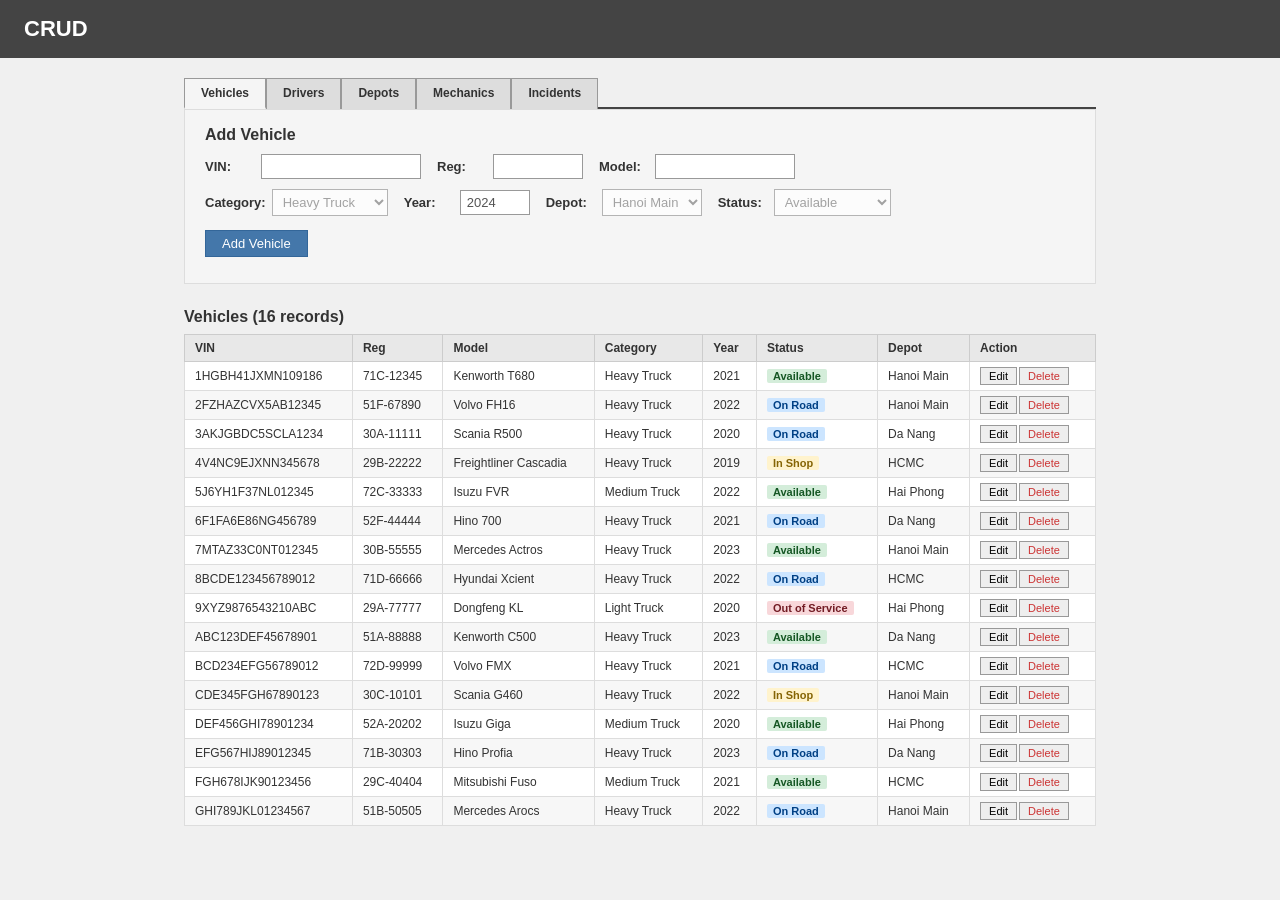
<file: index.html>
<!DOCTYPE html>
<html lang="en">
<head>
<meta charset="UTF-8">
<meta name="viewport" content="width=device-width,initial-scale=1.0">
<title>CRUD — Fleet Management</title>
<style>
*{box-sizing:border-box;margin:0;padding:0}
body{font-family:Arial,Helvetica,sans-serif;font-size:13px;background:#f0f0f0;color:#333}
.header{background:#444;color:#fff;padding:16px 24px}
.header h1{font-size:22px}
.wrap{max-width:960px;margin:0 auto;padding:20px 24px}

/* Tabs using radio + :checked */
.tab-input{display:none}
.tabs{display:flex;gap:0;margin-bottom:0;border-bottom:2px solid #444}
.tabs label{
  padding:7px 16px;border:1px solid #999;border-bottom:none;background:#ddd;
  font-size:12px;font-weight:bold;cursor:pointer;font-family:Arial,sans-serif;
  margin-bottom:-2px;display:block;
}
.tabs label:hover{background:#eee}
.tab-content{display:none;padding:0;margin-top:0}

#tab1:checked~.tabs label[for="tab1"],
#tab2:checked~.tabs label[for="tab2"],
#tab3:checked~.tabs label[for="tab3"],
#tab4:checked~.tabs label[for="tab4"],
#tab5:checked~.tabs label[for="tab5"]{background:#f5f5f5;border-bottom:2px solid #f5f5f5}

#tab1:checked~#content1,
#tab2:checked~#content2,
#tab3:checked~#content3,
#tab4:checked~#content4,
#tab5:checked~#content5{display:block}

/* Form section */
.form-section{background:#f5f5f5;border:1px solid #ddd;padding:16px 20px;margin-bottom:24px}
.form-section h2{font-size:16px;margin-bottom:10px;color:#333}
.form-row{display:flex;flex-wrap:wrap;gap:8px 16px;margin-bottom:10px}
.form-group{display:flex;align-items:center;gap:6px}
.form-group label{font-weight:bold;font-size:13px;min-width:50px}
.form-group input,.form-group select{
  padding:4px 6px;border:1px solid #999;font-size:13px;font-family:Arial,sans-serif;background:#fff;
}
.form-group input:focus,.form-group select:focus{outline:1px solid #4477aa}
.form-btn{
  background:#ddd;border:1px solid #999;padding:5px 16px;font-size:13px;cursor:pointer;
  font-family:Arial,sans-serif;margin-top:4px;
}
.form-btn:hover{background:#ccc}
.form-btn.primary{background:#4477aa;color:#fff;border-color:#336699}
.form-btn.primary:hover{background:#336699}

/* Table */
.table-section h2{font-size:16px;margin-bottom:8px;color:#333}
table{width:100%;border-collapse:collapse;background:#fff;border:1px solid #ccc;margin-bottom:20px}
th{background:#e8e8e8;text-align:left;padding:6px 10px;border:1px solid #ccc;font-size:12px;font-weight:bold}
td{padding:5px 10px;border:1px solid #ddd;font-size:12px}
tbody tr:nth-child(even){background:#f7f7f7}
tbody tr:hover{background:#ffffcc}
.action-btn{
  padding:2px 8px;border:1px solid #999;background:#eee;font-size:11px;cursor:pointer;
  font-family:Arial,sans-serif;margin-right:2px;
}
.action-btn:hover{background:#ddd}
.action-btn.del{color:#c33}
.action-btn.del:hover{background:#fdd}
.badge{display:inline-block;padding:1px 6px;border-radius:2px;font-size:11px;font-weight:bold}
.badge.avail{background:#d4edda;color:#155724}
.badge.road{background:#cce5ff;color:#004085}
.badge.shop{background:#fff3cd;color:#856404}
.badge.oos{background:#f8d7da;color:#721c24}
.badge.good{background:#d4edda;color:#155724}
.badge.fair{background:#fff3cd;color:#856404}
.badge.poor{background:#f8d7da;color:#721c24}
</style>
</head>
<body>

<div class="header"><h1>CRUD</h1></div>

<div class="wrap">

<input type="radio" name="tab" id="tab1" class="tab-input" checked>
<input type="radio" name="tab" id="tab2" class="tab-input">
<input type="radio" name="tab" id="tab3" class="tab-input">
<input type="radio" name="tab" id="tab4" class="tab-input">
<input type="radio" name="tab" id="tab5" class="tab-input">

<div class="tabs">
  <label for="tab1">Vehicles</label>
  <label for="tab2">Drivers</label>
  <label for="tab3">Depots</label>
  <label for="tab4">Mechanics</label>
  <label for="tab5">Incidents</label>
</div>

<!-- ==================== VEHICLES ==================== -->
<div id="content1" class="tab-content">
  <div class="form-section">
    <h2>Add Vehicle</h2>
    <div class="form-row">
      <div class="form-group"><label>VIN:</label><input type="text" style="width:160px" disabled></div>
      <div class="form-group"><label>Reg:</label><input type="text" style="width:90px" disabled></div>
      <div class="form-group"><label>Model:</label><input type="text" style="width:140px" disabled></div>
    </div>
    <div class="form-row">
      <div class="form-group">
        <label>Category:</label>
        <select disabled><option>Heavy Truck</option><option>Medium Truck</option><option>Light Truck</option></select>
      </div>
      <div class="form-group"><label>Year:</label><input type="number" value="2024" style="width:70px" disabled></div>
      <div class="form-group">
        <label>Depot:</label>
        <select disabled><option>Hanoi Main</option><option>HCMC</option><option>Da Nang</option><option>Hai Phong</option></select>
      </div>
      <div class="form-group">
        <label>Status:</label>
        <select disabled><option>Available</option><option>On Road</option><option>In Shop</option><option>Out of Service</option></select>
      </div>
    </div>
    <div class="form-row">
      <button class="form-btn primary" disabled>Add Vehicle</button>
    </div>
  </div>

  <div class="table-section">
    <h2>Vehicles (16 records)</h2>
    <table>
      <thead><tr><th>VIN</th><th>Reg</th><th>Model</th><th>Category</th><th>Year</th><th>Status</th><th>Depot</th><th>Action</th></tr></thead>
      <tbody>
        <tr><td>1HGBH41JXMN109186</td><td>71C-12345</td><td>Kenworth T680</td><td>Heavy Truck</td><td>2021</td><td><span class="badge avail">Available</span></td><td>Hanoi Main</td><td><button class="action-btn">Edit</button><button class="action-btn del">Delete</button></td></tr>
        <tr><td>2FZHAZCVX5AB12345</td><td>51F-67890</td><td>Volvo FH16</td><td>Heavy Truck</td><td>2022</td><td><span class="badge road">On Road</span></td><td>Hanoi Main</td><td><button class="action-btn">Edit</button><button class="action-btn del">Delete</button></td></tr>
        <tr><td>3AKJGBDC5SCLA1234</td><td>30A-11111</td><td>Scania R500</td><td>Heavy Truck</td><td>2020</td><td><span class="badge road">On Road</span></td><td>Da Nang</td><td><button class="action-btn">Edit</button><button class="action-btn del">Delete</button></td></tr>
        <tr><td>4V4NC9EJXNN345678</td><td>29B-22222</td><td>Freightliner Cascadia</td><td>Heavy Truck</td><td>2019</td><td><span class="badge shop">In Shop</span></td><td>HCMC</td><td><button class="action-btn">Edit</button><button class="action-btn del">Delete</button></td></tr>
        <tr><td>5J6YH1F37NL012345</td><td>72C-33333</td><td>Isuzu FVR</td><td>Medium Truck</td><td>2022</td><td><span class="badge avail">Available</span></td><td>Hai Phong</td><td><button class="action-btn">Edit</button><button class="action-btn del">Delete</button></td></tr>
        <tr><td>6F1FA6E86NG456789</td><td>52F-44444</td><td>Hino 700</td><td>Heavy Truck</td><td>2021</td><td><span class="badge road">On Road</span></td><td>Da Nang</td><td><button class="action-btn">Edit</button><button class="action-btn del">Delete</button></td></tr>
        <tr><td>7MTAZ33C0NT012345</td><td>30B-55555</td><td>Mercedes Actros</td><td>Heavy Truck</td><td>2023</td><td><span class="badge avail">Available</span></td><td>Hanoi Main</td><td><button class="action-btn">Edit</button><button class="action-btn del">Delete</button></td></tr>
        <tr><td>8BCDE123456789012</td><td>71D-66666</td><td>Hyundai Xcient</td><td>Heavy Truck</td><td>2022</td><td><span class="badge road">On Road</span></td><td>HCMC</td><td><button class="action-btn">Edit</button><button class="action-btn del">Delete</button></td></tr>
        <tr><td>9XYZ9876543210ABC</td><td>29A-77777</td><td>Dongfeng KL</td><td>Light Truck</td><td>2020</td><td><span class="badge oos">Out of Service</span></td><td>Hai Phong</td><td><button class="action-btn">Edit</button><button class="action-btn del">Delete</button></td></tr>
        <tr><td>ABC123DEF45678901</td><td>51A-88888</td><td>Kenworth C500</td><td>Heavy Truck</td><td>2023</td><td><span class="badge avail">Available</span></td><td>Da Nang</td><td><button class="action-btn">Edit</button><button class="action-btn del">Delete</button></td></tr>
        <tr><td>BCD234EFG56789012</td><td>72D-99999</td><td>Volvo FMX</td><td>Heavy Truck</td><td>2021</td><td><span class="badge road">On Road</span></td><td>HCMC</td><td><button class="action-btn">Edit</button><button class="action-btn del">Delete</button></td></tr>
        <tr><td>CDE345FGH67890123</td><td>30C-10101</td><td>Scania G460</td><td>Heavy Truck</td><td>2022</td><td><span class="badge shop">In Shop</span></td><td>Hanoi Main</td><td><button class="action-btn">Edit</button><button class="action-btn del">Delete</button></td></tr>
        <tr><td>DEF456GHI78901234</td><td>52A-20202</td><td>Isuzu Giga</td><td>Medium Truck</td><td>2020</td><td><span class="badge avail">Available</span></td><td>Hai Phong</td><td><button class="action-btn">Edit</button><button class="action-btn del">Delete</button></td></tr>
        <tr><td>EFG567HIJ89012345</td><td>71B-30303</td><td>Hino Profia</td><td>Heavy Truck</td><td>2023</td><td><span class="badge road">On Road</span></td><td>Da Nang</td><td><button class="action-btn">Edit</button><button class="action-btn del">Delete</button></td></tr>
        <tr><td>FGH678IJK90123456</td><td>29C-40404</td><td>Mitsubishi Fuso</td><td>Medium Truck</td><td>2021</td><td><span class="badge avail">Available</span></td><td>HCMC</td><td><button class="action-btn">Edit</button><button class="action-btn del">Delete</button></td></tr>
        <tr><td>GHI789JKL01234567</td><td>51B-50505</td><td>Mercedes Arocs</td><td>Heavy Truck</td><td>2022</td><td><span class="badge road">On Road</span></td><td>Hanoi Main</td><td><button class="action-btn">Edit</button><button class="action-btn del">Delete</button></td></tr>
      </tbody>
    </table>
  </div>
</div>

<!-- ==================== DRIVERS ==================== -->
<div id="content2" class="tab-content">
  <div class="form-section">
    <h2>Add Driver</h2>
    <div class="form-row">
      <div class="form-group"><label>Name:</label><input type="text" style="width:160px" disabled></div>
      <div class="form-group"><label>Licence:</label><select disabled><option>Class C</option><option>Class D</option><option>Class E</option></select></div>
      <div class="form-group"><label>Contact:</label><input type="text" style="width:130px" disabled></div>
    </div>
    <div class="form-row">
      <div class="form-group"><label>Depot:</label><select disabled><option>Hanoi Main</option><option>HCMC</option><option>Da Nang</option><option>Hai Phong</option></select></div>
      <div class="form-group"><label>Status:</label><select disabled><option>Active</option><option>Suspended</option><option>On Leave</option></select></div>
      <div class="form-group"><label>Score:</label><input type="number" value="100" min="0" max="100" style="width:60px" disabled></div>
    </div>
    <div class="form-row"><button class="form-btn primary" disabled>Add Driver</button></div>
  </div>

  <div class="table-section">
    <h2>Drivers (10 records)</h2>
    <table>
      <thead><tr><th>ID</th><th>Name</th><th>Licence</th><th>Contact</th><th>Depot</th><th>Status</th><th>Score</th><th>Action</th></tr></thead>
      <tbody>
        <tr><td>D-0001</td><td>Nguyen Van An</td><td>Class E</td><td>+84 912 345 678</td><td>Hanoi Main</td><td>Active</td><td><span class="badge good">94</span></td><td><button class="action-btn">Edit</button><button class="action-btn del">Delete</button></td></tr>
        <tr><td>D-0002</td><td>Tran Thi Binh</td><td>Class E</td><td>+84 913 456 789</td><td>HCMC</td><td>Active</td><td><span class="badge good">88</span></td><td><button class="action-btn">Edit</button><button class="action-btn del">Delete</button></td></tr>
        <tr><td>D-0003</td><td>Le Van Cuong</td><td>Class D</td><td>+84 914 567 890</td><td>Da Nang</td><td>Active</td><td><span class="badge fair">76</span></td><td><button class="action-btn">Edit</button><button class="action-btn del">Delete</button></td></tr>
        <tr><td>D-0004</td><td>Pham Van Dung</td><td>Class E</td><td>+84 915 678 901</td><td>Hai Phong</td><td>Suspended</td><td><span class="badge poor">45</span></td><td><button class="action-btn">Edit</button><button class="action-btn del">Delete</button></td></tr>
        <tr><td>D-0005</td><td>Hoang Thi Em</td><td>Class C</td><td>+84 916 789 012</td><td>Hanoi Main</td><td>Active</td><td><span class="badge good">97</span></td><td><button class="action-btn">Edit</button><button class="action-btn del">Delete</button></td></tr>
        <tr><td>D-0006</td><td>Vu Van Phong</td><td>Class E</td><td>+84 917 890 123</td><td>HCMC</td><td>Active</td><td><span class="badge fair">82</span></td><td><button class="action-btn">Edit</button><button class="action-btn del">Delete</button></td></tr>
        <tr><td>D-0007</td><td>Dang Thi Gam</td><td>Class D</td><td>+84 918 901 234</td><td>Da Nang</td><td>On Leave</td><td><span class="badge fair">70</span></td><td><button class="action-btn">Edit</button><button class="action-btn del">Delete</button></td></tr>
        <tr><td>D-0008</td><td>Bui Van Huy</td><td>Class E</td><td>+84 919 012 345</td><td>Hanoi Main</td><td>Active</td><td><span class="badge good">91</span></td><td><button class="action-btn">Edit</button><button class="action-btn del">Delete</button></td></tr>
        <tr><td>D-0009</td><td>Nguyen Thi Hien</td><td>Class C</td><td>+84 920 123 456</td><td>Hai Phong</td><td>Active</td><td><span class="badge good">85</span></td><td><button class="action-btn">Edit</button><button class="action-btn del">Delete</button></td></tr>
        <tr><td>D-0010</td><td>Tran Van Khoa</td><td>Class E</td><td>+84 921 234 567</td><td>HCMC</td><td>Active</td><td><span class="badge fair">79</span></td><td><button class="action-btn">Edit</button><button class="action-btn del">Delete</button></td></tr>
      </tbody>
    </table>
  </div>
</div>

<!-- ==================== DEPOTS ==================== -->
<div id="content3" class="tab-content">
  <div class="form-section">
    <h2>Add Depot</h2>
    <div class="form-row">
      <div class="form-group"><label>Name:</label><input type="text" style="width:160px" disabled></div>
      <div class="form-group"><label>Location:</label><input type="text" style="width:200px" disabled></div>
    </div>
    <div class="form-row"><button class="form-btn primary" disabled>Add Depot</button></div>
  </div>

  <div class="table-section">
    <h2>Depots (4 records)</h2>
    <table>
      <thead><tr><th>ID</th><th>Name</th><th>Location</th><th>Vehicles</th><th>Drivers</th><th>Mechanics</th><th>Action</th></tr></thead>
      <tbody>
        <tr><td>1</td><td>Hanoi Main</td><td>Long Bien, Hanoi</td><td>42</td><td>28</td><td>8</td><td><button class="action-btn">Edit</button><button class="action-btn del">Delete</button></td></tr>
        <tr><td>2</td><td>HCMC</td><td>Binh Tan, Ho Chi Minh City</td><td>36</td><td>24</td><td>6</td><td><button class="action-btn">Edit</button><button class="action-btn del">Delete</button></td></tr>
        <tr><td>3</td><td>Da Nang</td><td>Lien Chieu, Da Nang</td><td>24</td><td>16</td><td>5</td><td><button class="action-btn">Edit</button><button class="action-btn del">Delete</button></td></tr>
        <tr><td>4</td><td>Hai Phong</td><td>Ngo Quyen, Hai Phong</td><td>18</td><td>12</td><td>6</td><td><button class="action-btn">Edit</button><button class="action-btn del">Delete</button></td></tr>
      </tbody>
    </table>
  </div>
</div>

<!-- ==================== MECHANICS ==================== -->
<div id="content4" class="tab-content">
  <div class="form-section">
    <h2>Add Mechanic</h2>
    <div class="form-row">
      <div class="form-group"><label>Name:</label><input type="text" style="width:160px" disabled></div>
      <div class="form-group"><label>Contact:</label><input type="text" style="width:130px" disabled></div>
      <div class="form-group"><label>Depot:</label><select disabled><option>Hanoi Main</option><option>HCMC</option><option>Da Nang</option><option>Hai Phong</option></select></div>
    </div>
    <div class="form-row">
      <div class="form-group"><label>Specialization:</label><input type="text" style="width:140px" disabled></div>
      <div class="form-group"><label>Hire Date:</label><input type="date" disabled></div>
    </div>
    <div class="form-row"><button class="form-btn primary" disabled>Add Mechanic</button></div>
  </div>

  <div class="table-section">
    <h2>Mechanics (6 records)</h2>
    <table>
      <thead><tr><th>ID</th><th>Name</th><th>Contact</th><th>Depot</th><th>Specialization</th><th>Hire Date</th><th>Action</th></tr></thead>
      <tbody>
        <tr><td>M-0001</td><td>Tran Minh Tu</td><td>+84 931 000 111</td><td>Hanoi Main</td><td>Engine</td><td>2020-03-15</td><td><button class="action-btn">Edit</button><button class="action-btn del">Delete</button></td></tr>
        <tr><td>M-0002</td><td>Nguyen Duc Thang</td><td>+84 932 000 222</td><td>Hanoi Main</td><td>Transmission</td><td>2019-06-20</td><td><button class="action-btn">Edit</button><button class="action-btn del">Delete</button></td></tr>
        <tr><td>M-0003</td><td>Pham Hong Son</td><td>+84 933 000 333</td><td>HCMC</td><td>Electrical</td><td>2021-01-10</td><td><button class="action-btn">Edit</button><button class="action-btn del">Delete</button></td></tr>
        <tr><td>M-0004</td><td>Vo Thanh Nam</td><td>+84 934 000 444</td><td>HCMC</td><td>Brake System</td><td>2020-08-05</td><td><button class="action-btn">Edit</button><button class="action-btn del">Delete</button></td></tr>
        <tr><td>M-0005</td><td>Hoang Duc Long</td><td>+84 935 000 555</td><td>Da Nang</td><td>Engine</td><td>2022-02-14</td><td><button class="action-btn">Edit</button><button class="action-btn del">Delete</button></td></tr>
        <tr><td>M-0006</td><td>Le Quoc Bao</td><td>+84 936 000 666</td><td>Hai Phong</td><td>Hydraulics</td><td>2021-05-22</td><td><button class="action-btn">Edit</button><button class="action-btn del">Delete</button></td></tr>
      </tbody>
    </table>
  </div>
</div>

<!-- ==================== INCIDENTS ==================== -->
<div id="content5" class="tab-content">
  <div class="form-section">
    <h2>Report Incident</h2>
    <div class="form-row">
      <div class="form-group"><label>Date:</label><input type="date" disabled></div>
      <div class="form-group">
        <label>Type:</label>
        <select disabled><option>Collision</option><option>Breakdown</option><option>Fire</option><option>Theft</option><option>Injury</option><option>Load Spill</option><option>Mechanical Failure</option></select>
      </div>
      <div class="form-group">
        <label>Severity:</label>
        <select disabled><option>Minor</option><option>Major</option><option>Critical</option></select>
      </div>
    </div>
    <div class="form-row">
      <div class="form-group">
        <label>Vehicle:</label>
        <select disabled>
          <option>1HGBH41JXMN109186 — Kenworth T680</option>
          <option>2FZHAZCVX5AB12345 — Volvo FH16</option>
          <option>3AKJGBDC5SCLA1234 — Scania R500</option>
          <option>4V4NC9EJXNN345678 — Freightliner Cascadia</option>
          <option>5J6YH1F37NL012345 — Isuzu FVR</option>
          <option>6F1FA6E86NG456789 — Hino 700</option>
          <option>7MTAZ33C0NT012345 — Mercedes Actros</option>
          <option>8BCDE123456789012 — Hyundai Xcient</option>
          <option>9XYZ9876543210ABC — Dongfeng KL</option>
          <option>ABC123DEF45678901 — Kenworth C500</option>
          <option>BCD234EFG56789012 — Volvo FMX</option>
          <option>CDE345FGH67890123 — Scania G460</option>
          <option>DEF456GHI78901234 — Isuzu Giga</option>
          <option>EFG567HIJ89012345 — Hino Profia</option>
          <option>FGH678IJK90123456 — Mitsubishi Fuso</option>
          <option>GHI789JKL01234567 — Mercedes Arocs</option>
        </select>
      </div>
      <div class="form-group">
        <label>Driver:</label>
        <select disabled>
          <option>Nguyen Van An (D-0001)</option>
          <option>Tran Thi Binh (D-0002)</option>
          <option>Le Van Cuong (D-0003)</option>
          <option>Pham Van Dung (D-0004)</option>
          <option>Hoang Thi Em (D-0005)</option>
          <option>Vu Van Phong (D-0006)</option>
          <option>Dang Thi Gam (D-0007)</option>
          <option>Bui Van Huy (D-0008)</option>
          <option>Nguyen Thi Hien (D-0009)</option>
          <option>Tran Van Khoa (D-0010)</option>
        </select>
      </div>
      <div class="form-group">
        <label>Depot:</label>
        <select disabled><option>Hanoi Main</option><option>HCMC</option><option>Da Nang</option><option>Hai Phong</option></select>
      </div>
    </div>
    <div class="form-row">
      <div class="form-group"><label>Description:</label><input type="text" style="width:350px" disabled></div>
    </div>
    <div class="form-row">
      <div class="form-group"><label>Damage Cost:</label><input type="number" value="0" min="0" style="width:100px" disabled> <span style="font-size:12px;color:#666">VND</span></div>
      <div class="form-group">
        <label>Status:</label>
        <select disabled><option>Open</option><option>Under Investigation</option><option>Closed</option></select>
      </div>
    </div>
    <div class="form-row"><button class="form-btn primary" disabled>Report Incident</button></div>
  </div>

  <div class="table-section">
    <h2>Incident Reports (5 records)</h2>
    <table>
      <thead><tr><th>ID</th><th>Date</th><th>Type</th><th>Vehicle</th><th>Driver</th><th>Depot</th><th>Severity</th><th>Status</th><th>Cost (VND)</th><th>Action</th></tr></thead>
      <tbody>
        <tr><td>1</td><td>2026-07-15</td><td>Collision</td><td>2FZHAZCVX5AB12345</td><td>Nguyen Van An</td><td>Hanoi Main</td><td>Major</td><td>Under Investigation</td><td style="text-align:right">15,000,000</td><td><button class="action-btn">Edit</button><button class="action-btn del">Delete</button></td></tr>
        <tr><td>2</td><td>2026-07-18</td><td>Breakdown</td><td>CDE345FGH67890123</td><td>Bui Van Huy</td><td>Hanoi Main</td><td>Minor</td><td>Closed</td><td style="text-align:right">3,500,000</td><td><button class="action-btn">Edit</button><button class="action-btn del">Delete</button></td></tr>
        <tr><td>3</td><td>2026-07-20</td><td>Mechanical Failure</td><td>4V4NC9EJXNN345678</td><td>Le Van Cuong</td><td>HCMC</td><td>Major</td><td>Open</td><td style="text-align:right">28,000,000</td><td><button class="action-btn">Edit</button><button class="action-btn del">Delete</button></td></tr>
        <tr><td>4</td><td>2026-07-21</td><td>Theft</td><td>9XYZ9876543210ABC</td><td>Pham Van Dung</td><td>Hai Phong</td><td>Critical</td><td>Under Investigation</td><td style="text-align:right">45,000,000</td><td><button class="action-btn">Edit</button><button class="action-btn del">Delete</button></td></tr>
        <tr><td>5</td><td>2026-07-22</td><td>Load Spill</td><td>8BCDE123456789012</td><td>Tran Van Khoa</td><td>HCMC</td><td>Minor</td><td>Open</td><td style="text-align:right">5,000,000</td><td><button class="action-btn">Edit</button><button class="action-btn del">Delete</button></td></tr>
      </tbody>
    </table>
  </div>
</div>

</div>
</body>
</html>
</file>
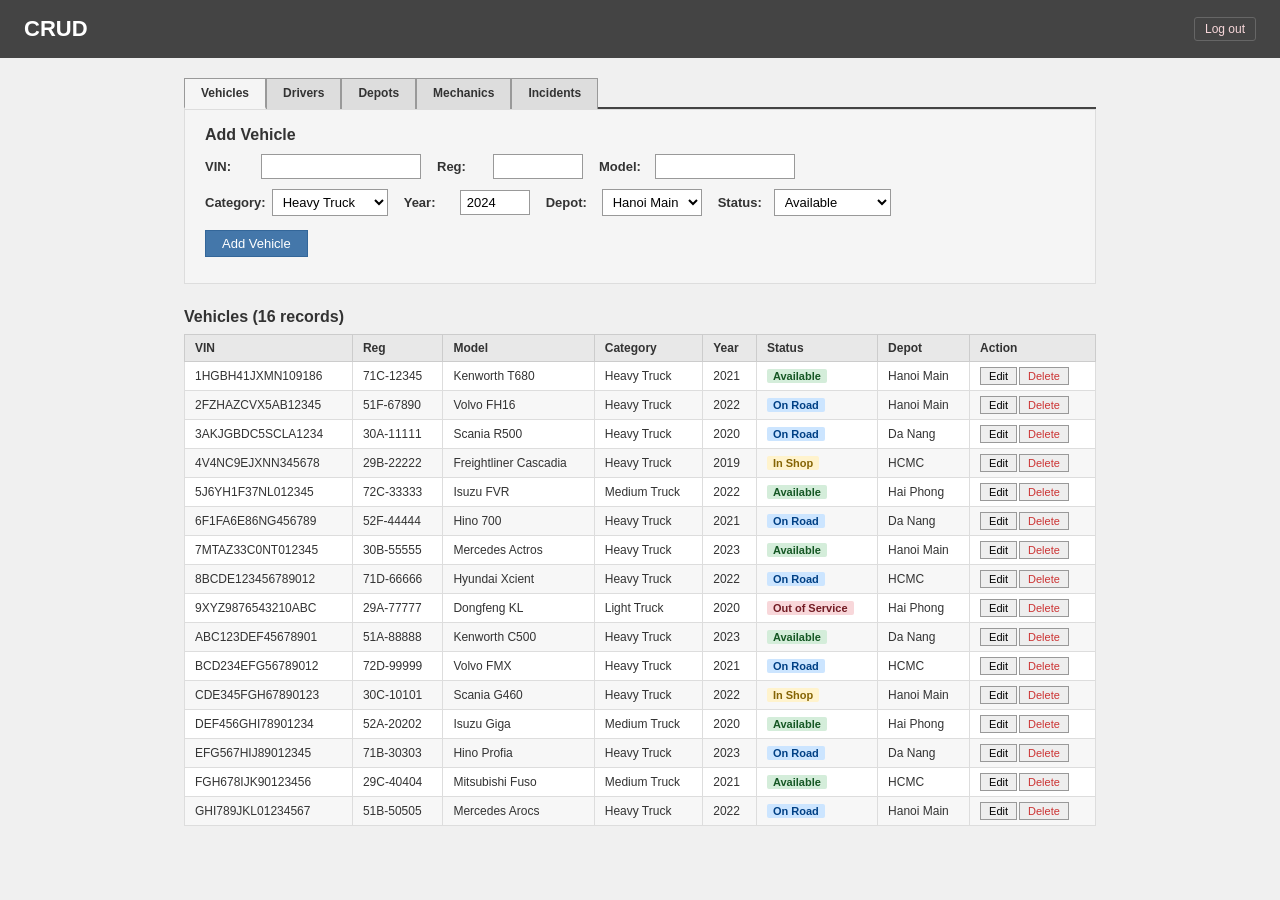
<file: frontend/index.html>
<!DOCTYPE html>
<html lang="en">
<head>
<meta charset="UTF-8">
<meta name="viewport" content="width=device-width,initial-scale=1.0">
<title>CRUD — Fleet Management</title>
<link rel="stylesheet" href="style.css">
</head>
<body>

<div class="header"><h1>CRUD</h1><a href="login.html" class="back" style="margin-left:auto;color:#f8d7da">Log out</a></div>

<div class="wrap">

<input type="radio" name="tab" id="tab1" class="tab-input" checked>
<input type="radio" name="tab" id="tab2" class="tab-input">
<input type="radio" name="tab" id="tab3" class="tab-input">
<input type="radio" name="tab" id="tab4" class="tab-input">
<input type="radio" name="tab" id="tab5" class="tab-input">

<div class="tabs">
  <label for="tab1">Vehicles</label>
  <label for="tab2">Drivers</label>
  <label for="tab3">Depots</label>
  <label for="tab4">Mechanics</label>
  <label for="tab5">Incidents</label>
</div>

<!-- ==================== VEHICLES ==================== -->
<div id="content1" class="tab-content">
  <div class="form-section">
    <h2>Add Vehicle</h2>
    <div class="form-row">
      <div class="form-group"><label>VIN:</label><input type="text" style="width:160px"></div>
      <div class="form-group"><label>Reg:</label><input type="text" style="width:90px"></div>
      <div class="form-group"><label>Model:</label><input type="text" style="width:140px"></div>
    </div>
    <div class="form-row">
      <div class="form-group">
        <label>Category:</label>
        <select><option>Heavy Truck</option><option>Medium Truck</option><option>Light Truck</option></select>
      </div>
      <div class="form-group"><label>Year:</label><input type="number" value="2024" style="width:70px"></div>
      <div class="form-group">
        <label>Depot:</label>
        <select><option>Hanoi Main</option><option>HCMC</option><option>Da Nang</option><option>Hai Phong</option></select>
      </div>
      <div class="form-group">
        <label>Status:</label>
        <select><option>Available</option><option>On Road</option><option>In Shop</option><option>Out of Service</option></select>
      </div>
    </div>
    <div class="form-row">
      <button class="form-btn primary">Add Vehicle</button>
    </div>
  </div>

  <div class="table-section">
    <h2>Vehicles (16 records)</h2>
    <table>
      <thead><tr><th>VIN</th><th>Reg</th><th>Model</th><th>Category</th><th>Year</th><th>Status</th><th>Depot</th><th>Action</th></tr></thead>
      <tbody>
        <tr><td>1HGBH41JXMN109186</td><td>71C-12345</td><td>Kenworth T680</td><td>Heavy Truck</td><td>2021</td><td><span class="badge avail">Available</span></td><td>Hanoi Main</td><td><button class="action-btn">Edit</button><button class="action-btn del">Delete</button></td></tr>
        <tr><td>2FZHAZCVX5AB12345</td><td>51F-67890</td><td>Volvo FH16</td><td>Heavy Truck</td><td>2022</td><td><span class="badge road">On Road</span></td><td>Hanoi Main</td><td><button class="action-btn">Edit</button><button class="action-btn del">Delete</button></td></tr>
        <tr><td>3AKJGBDC5SCLA1234</td><td>30A-11111</td><td>Scania R500</td><td>Heavy Truck</td><td>2020</td><td><span class="badge road">On Road</span></td><td>Da Nang</td><td><button class="action-btn">Edit</button><button class="action-btn del">Delete</button></td></tr>
        <tr><td>4V4NC9EJXNN345678</td><td>29B-22222</td><td>Freightliner Cascadia</td><td>Heavy Truck</td><td>2019</td><td><span class="badge shop">In Shop</span></td><td>HCMC</td><td><button class="action-btn">Edit</button><button class="action-btn del">Delete</button></td></tr>
        <tr><td>5J6YH1F37NL012345</td><td>72C-33333</td><td>Isuzu FVR</td><td>Medium Truck</td><td>2022</td><td><span class="badge avail">Available</span></td><td>Hai Phong</td><td><button class="action-btn">Edit</button><button class="action-btn del">Delete</button></td></tr>
        <tr><td>6F1FA6E86NG456789</td><td>52F-44444</td><td>Hino 700</td><td>Heavy Truck</td><td>2021</td><td><span class="badge road">On Road</span></td><td>Da Nang</td><td><button class="action-btn">Edit</button><button class="action-btn del">Delete</button></td></tr>
        <tr><td>7MTAZ33C0NT012345</td><td>30B-55555</td><td>Mercedes Actros</td><td>Heavy Truck</td><td>2023</td><td><span class="badge avail">Available</span></td><td>Hanoi Main</td><td><button class="action-btn">Edit</button><button class="action-btn del">Delete</button></td></tr>
        <tr><td>8BCDE123456789012</td><td>71D-66666</td><td>Hyundai Xcient</td><td>Heavy Truck</td><td>2022</td><td><span class="badge road">On Road</span></td><td>HCMC</td><td><button class="action-btn">Edit</button><button class="action-btn del">Delete</button></td></tr>
        <tr><td>9XYZ9876543210ABC</td><td>29A-77777</td><td>Dongfeng KL</td><td>Light Truck</td><td>2020</td><td><span class="badge oos">Out of Service</span></td><td>Hai Phong</td><td><button class="action-btn">Edit</button><button class="action-btn del">Delete</button></td></tr>
        <tr><td>ABC123DEF45678901</td><td>51A-88888</td><td>Kenworth C500</td><td>Heavy Truck</td><td>2023</td><td><span class="badge avail">Available</span></td><td>Da Nang</td><td><button class="action-btn">Edit</button><button class="action-btn del">Delete</button></td></tr>
        <tr><td>BCD234EFG56789012</td><td>72D-99999</td><td>Volvo FMX</td><td>Heavy Truck</td><td>2021</td><td><span class="badge road">On Road</span></td><td>HCMC</td><td><button class="action-btn">Edit</button><button class="action-btn del">Delete</button></td></tr>
        <tr><td>CDE345FGH67890123</td><td>30C-10101</td><td>Scania G460</td><td>Heavy Truck</td><td>2022</td><td><span class="badge shop">In Shop</span></td><td>Hanoi Main</td><td><button class="action-btn">Edit</button><button class="action-btn del">Delete</button></td></tr>
        <tr><td>DEF456GHI78901234</td><td>52A-20202</td><td>Isuzu Giga</td><td>Medium Truck</td><td>2020</td><td><span class="badge avail">Available</span></td><td>Hai Phong</td><td><button class="action-btn">Edit</button><button class="action-btn del">Delete</button></td></tr>
        <tr><td>EFG567HIJ89012345</td><td>71B-30303</td><td>Hino Profia</td><td>Heavy Truck</td><td>2023</td><td><span class="badge road">On Road</span></td><td>Da Nang</td><td><button class="action-btn">Edit</button><button class="action-btn del">Delete</button></td></tr>
        <tr><td>FGH678IJK90123456</td><td>29C-40404</td><td>Mitsubishi Fuso</td><td>Medium Truck</td><td>2021</td><td><span class="badge avail">Available</span></td><td>HCMC</td><td><button class="action-btn">Edit</button><button class="action-btn del">Delete</button></td></tr>
        <tr><td>GHI789JKL01234567</td><td>51B-50505</td><td>Mercedes Arocs</td><td>Heavy Truck</td><td>2022</td><td><span class="badge road">On Road</span></td><td>Hanoi Main</td><td><button class="action-btn">Edit</button><button class="action-btn del">Delete</button></td></tr>
      </tbody>
    </table>
  </div>
</div>

<!-- ==================== DRIVERS ==================== -->
<div id="content2" class="tab-content">
  <div class="form-section">
    <h2>Add Driver</h2>
    <div class="form-row">
      <div class="form-group"><label>Name:</label><input type="text" style="width:160px"></div>
      <div class="form-group"><label>Licence:</label><select><option>Class C</option><option>Class D</option><option>Class E</option></select></div>
      <div class="form-group"><label>Contact:</label><input type="text" style="width:130px"></div>
    </div>
    <div class="form-row">
      <div class="form-group"><label>Depot:</label><select><option>Hanoi Main</option><option>HCMC</option><option>Da Nang</option><option>Hai Phong</option></select></div>
      <div class="form-group"><label>Status:</label><select><option>Active</option><option>Suspended</option><option>On Leave</option></select></div>
      <div class="form-group"><label>Score:</label><input type="number" value="100" min="0" max="100" style="width:60px"></div>
    </div>
    <div class="form-row"><button class="form-btn primary">Add Driver</button></div>
  </div>

  <div class="table-section">
    <h2>Drivers (10 records)</h2>
    <table>
      <thead><tr><th>ID</th><th>Name</th><th>Licence</th><th>Contact</th><th>Depot</th><th>Status</th><th>Score</th><th>Action</th></tr></thead>
      <tbody>
        <tr><td>D-0001</td><td>Nguyen Van An</td><td>Class E</td><td>+84 912 345 678</td><td>Hanoi Main</td><td>Active</td><td><span class="badge good">94</span></td><td><button class="action-btn">Edit</button><button class="action-btn del">Delete</button></td></tr>
        <tr><td>D-0002</td><td>Tran Thi Binh</td><td>Class E</td><td>+84 913 456 789</td><td>HCMC</td><td>Active</td><td><span class="badge good">88</span></td><td><button class="action-btn">Edit</button><button class="action-btn del">Delete</button></td></tr>
        <tr><td>D-0003</td><td>Le Van Cuong</td><td>Class D</td><td>+84 914 567 890</td><td>Da Nang</td><td>Active</td><td><span class="badge fair">76</span></td><td><button class="action-btn">Edit</button><button class="action-btn del">Delete</button></td></tr>
        <tr><td>D-0004</td><td>Pham Van Dung</td><td>Class E</td><td>+84 915 678 901</td><td>Hai Phong</td><td>Suspended</td><td><span class="badge poor">45</span></td><td><button class="action-btn">Edit</button><button class="action-btn del">Delete</button></td></tr>
        <tr><td>D-0005</td><td>Hoang Thi Em</td><td>Class C</td><td>+84 916 789 012</td><td>Hanoi Main</td><td>Active</td><td><span class="badge good">97</span></td><td><button class="action-btn">Edit</button><button class="action-btn del">Delete</button></td></tr>
        <tr><td>D-0006</td><td>Vu Van Phong</td><td>Class E</td><td>+84 917 890 123</td><td>HCMC</td><td>Active</td><td><span class="badge fair">82</span></td><td><button class="action-btn">Edit</button><button class="action-btn del">Delete</button></td></tr>
        <tr><td>D-0007</td><td>Dang Thi Gam</td><td>Class D</td><td>+84 918 901 234</td><td>Da Nang</td><td>On Leave</td><td><span class="badge fair">70</span></td><td><button class="action-btn">Edit</button><button class="action-btn del">Delete</button></td></tr>
        <tr><td>D-0008</td><td>Bui Van Huy</td><td>Class E</td><td>+84 919 012 345</td><td>Hanoi Main</td><td>Active</td><td><span class="badge good">91</span></td><td><button class="action-btn">Edit</button><button class="action-btn del">Delete</button></td></tr>
        <tr><td>D-0009</td><td>Nguyen Thi Hien</td><td>Class C</td><td>+84 920 123 456</td><td>Hai Phong</td><td>Active</td><td><span class="badge good">85</span></td><td><button class="action-btn">Edit</button><button class="action-btn del">Delete</button></td></tr>
        <tr><td>D-0010</td><td>Tran Van Khoa</td><td>Class E</td><td>+84 921 234 567</td><td>HCMC</td><td>Active</td><td><span class="badge fair">79</span></td><td><button class="action-btn">Edit</button><button class="action-btn del">Delete</button></td></tr>
      </tbody>
    </table>
  </div>
</div>

<!-- ==================== DEPOTS ==================== -->
<div id="content3" class="tab-content">
  <div class="form-section">
    <h2>Add Depot</h2>
    <div class="form-row">
      <div class="form-group"><label>Name:</label><input type="text" style="width:160px"></div>
      <div class="form-group"><label>Location:</label><input type="text" style="width:200px"></div>
    </div>
    <div class="form-row"><button class="form-btn primary">Add Depot</button></div>
  </div>

  <div class="table-section">
    <h2>Depots (4 records)</h2>
    <table>
      <thead><tr><th>ID</th><th>Name</th><th>Location</th><th>Vehicles</th><th>Drivers</th><th>Mechanics</th><th>Action</th></tr></thead>
      <tbody>
        <tr><td>1</td><td>Hanoi Main</td><td>Long Bien, Hanoi</td><td>42</td><td>28</td><td>8</td><td><button class="action-btn">Edit</button><button class="action-btn del">Delete</button></td></tr>
        <tr><td>2</td><td>HCMC</td><td>Binh Tan, Ho Chi Minh City</td><td>36</td><td>24</td><td>6</td><td><button class="action-btn">Edit</button><button class="action-btn del">Delete</button></td></tr>
        <tr><td>3</td><td>Da Nang</td><td>Lien Chieu, Da Nang</td><td>24</td><td>16</td><td>5</td><td><button class="action-btn">Edit</button><button class="action-btn del">Delete</button></td></tr>
        <tr><td>4</td><td>Hai Phong</td><td>Ngo Quyen, Hai Phong</td><td>18</td><td>12</td><td>6</td><td><button class="action-btn">Edit</button><button class="action-btn del">Delete</button></td></tr>
      </tbody>
    </table>
  </div>
</div>

<!-- ==================== MECHANICS ==================== -->
<div id="content4" class="tab-content">
  <div class="form-section">
    <h2>Add Mechanic</h2>
    <div class="form-row">
      <div class="form-group"><label>Name:</label><input type="text" style="width:160px"></div>
      <div class="form-group"><label>Contact:</label><input type="text" style="width:130px"></div>
      <div class="form-group"><label>Depot:</label><select><option>Hanoi Main</option><option>HCMC</option><option>Da Nang</option><option>Hai Phong</option></select></div>
    </div>
    <div class="form-row">
      <div class="form-group"><label>Specialization:</label><input type="text" style="width:140px"></div>
      <div class="form-group"><label>Hire Date:</label><input type="date"></div>
    </div>
    <div class="form-row"><button class="form-btn primary">Add Mechanic</button></div>
  </div>

  <div class="table-section">
    <h2>Mechanics (6 records)</h2>
    <table>
      <thead><tr><th>ID</th><th>Name</th><th>Contact</th><th>Depot</th><th>Specialization</th><th>Hire Date</th><th>Action</th></tr></thead>
      <tbody>
        <tr><td>M-0001</td><td>Tran Minh Tu</td><td>+84 931 000 111</td><td>Hanoi Main</td><td>Engine</td><td>2020-03-15</td><td><button class="action-btn">Edit</button><button class="action-btn del">Delete</button></td></tr>
        <tr><td>M-0002</td><td>Nguyen Duc Thang</td><td>+84 932 000 222</td><td>Hanoi Main</td><td>Transmission</td><td>2019-06-20</td><td><button class="action-btn">Edit</button><button class="action-btn del">Delete</button></td></tr>
        <tr><td>M-0003</td><td>Pham Hong Son</td><td>+84 933 000 333</td><td>HCMC</td><td>Electrical</td><td>2021-01-10</td><td><button class="action-btn">Edit</button><button class="action-btn del">Delete</button></td></tr>
        <tr><td>M-0004</td><td>Vo Thanh Nam</td><td>+84 934 000 444</td><td>HCMC</td><td>Brake System</td><td>2020-08-05</td><td><button class="action-btn">Edit</button><button class="action-btn del">Delete</button></td></tr>
        <tr><td>M-0005</td><td>Hoang Duc Long</td><td>+84 935 000 555</td><td>Da Nang</td><td>Engine</td><td>2022-02-14</td><td><button class="action-btn">Edit</button><button class="action-btn del">Delete</button></td></tr>
        <tr><td>M-0006</td><td>Le Quoc Bao</td><td>+84 936 000 666</td><td>Hai Phong</td><td>Hydraulics</td><td>2021-05-22</td><td><button class="action-btn">Edit</button><button class="action-btn del">Delete</button></td></tr>
      </tbody>
    </table>
  </div>
</div>

<!-- ==================== INCIDENTS ==================== -->
<div id="content5" class="tab-content">
  <div class="form-section">
    <h2>Report Incident</h2>
    <div class="form-row">
      <div class="form-group"><label>Date:</label><input type="date"></div>
      <div class="form-group">
        <label>Type:</label>
        <select><option>Collision</option><option>Breakdown</option><option>Fire</option><option>Theft</option><option>Injury</option><option>Load Spill</option><option>Mechanical Failure</option></select>
      </div>
      <div class="form-group">
        <label>Severity:</label>
        <select><option>Minor</option><option>Major</option><option>Critical</option></select>
      </div>
    </div>
    <div class="form-row">
      <div class="form-group">
        <label>Vehicle:</label>
        <select>
          <option>1HGBH41JXMN109186 — Kenworth T680</option>
          <option>2FZHAZCVX5AB12345 — Volvo FH16</option>
          <option>3AKJGBDC5SCLA1234 — Scania R500</option>
          <option>4V4NC9EJXNN345678 — Freightliner Cascadia</option>
          <option>5J6YH1F37NL012345 — Isuzu FVR</option>
          <option>6F1FA6E86NG456789 — Hino 700</option>
          <option>7MTAZ33C0NT012345 — Mercedes Actros</option>
          <option>8BCDE123456789012 — Hyundai Xcient</option>
          <option>9XYZ9876543210ABC — Dongfeng KL</option>
          <option>ABC123DEF45678901 — Kenworth C500</option>
          <option>BCD234EFG56789012 — Volvo FMX</option>
          <option>CDE345FGH67890123 — Scania G460</option>
          <option>DEF456GHI78901234 — Isuzu Giga</option>
          <option>EFG567HIJ89012345 — Hino Profia</option>
          <option>FGH678IJK90123456 — Mitsubishi Fuso</option>
          <option>GHI789JKL01234567 — Mercedes Arocs</option>
        </select>
      </div>
      <div class="form-group">
        <label>Driver:</label>
        <select>
          <option>Nguyen Van An (D-0001)</option>
          <option>Tran Thi Binh (D-0002)</option>
          <option>Le Van Cuong (D-0003)</option>
          <option>Pham Van Dung (D-0004)</option>
          <option>Hoang Thi Em (D-0005)</option>
          <option>Vu Van Phong (D-0006)</option>
          <option>Dang Thi Gam (D-0007)</option>
          <option>Bui Van Huy (D-0008)</option>
          <option>Nguyen Thi Hien (D-0009)</option>
          <option>Tran Van Khoa (D-0010)</option>
        </select>
      </div>
      <div class="form-group">
        <label>Depot:</label>
        <select><option>Hanoi Main</option><option>HCMC</option><option>Da Nang</option><option>Hai Phong</option></select>
      </div>
    </div>
    <div class="form-row">
      <div class="form-group"><label>Description:</label><input type="text" style="width:350px"></div>
    </div>
    <div class="form-row">
      <div class="form-group"><label>Damage Cost:</label><input type="number" value="0" min="0" style="width:100px"> <span style="font-size:12px;color:#666">VND</span></div>
      <div class="form-group">
        <label>Status:</label>
        <select><option>Open</option><option>Under Investigation</option><option>Closed</option></select>
      </div>
    </div>
    <div class="form-row"><button class="form-btn primary">Report Incident</button></div>
  </div>

  <div class="table-section">
    <h2>Incident Reports (5 records)</h2>
    <table>
      <thead><tr><th>ID</th><th>Date</th><th>Type</th><th>Vehicle</th><th>Driver</th><th>Depot</th><th>Severity</th><th>Status</th><th>Cost (VND)</th><th>Action</th></tr></thead>
      <tbody>
        <tr><td>1</td><td>2026-07-15</td><td>Collision</td><td>2FZHAZCVX5AB12345</td><td>Nguyen Van An</td><td>Hanoi Main</td><td>Major</td><td>Under Investigation</td><td style="text-align:right">15,000,000</td><td><button class="action-btn">Edit</button><button class="action-btn del">Delete</button></td></tr>
        <tr><td>2</td><td>2026-07-18</td><td>Breakdown</td><td>CDE345FGH67890123</td><td>Bui Van Huy</td><td>Hanoi Main</td><td>Minor</td><td>Closed</td><td style="text-align:right">3,500,000</td><td><button class="action-btn">Edit</button><button class="action-btn del">Delete</button></td></tr>
        <tr><td>3</td><td>2026-07-20</td><td>Mechanical Failure</td><td>4V4NC9EJXNN345678</td><td>Le Van Cuong</td><td>HCMC</td><td>Major</td><td>Open</td><td style="text-align:right">28,000,000</td><td><button class="action-btn">Edit</button><button class="action-btn del">Delete</button></td></tr>
        <tr><td>4</td><td>2026-07-21</td><td>Theft</td><td>9XYZ9876543210ABC</td><td>Pham Van Dung</td><td>Hai Phong</td><td>Critical</td><td>Under Investigation</td><td style="text-align:right">45,000,000</td><td><button class="action-btn">Edit</button><button class="action-btn del">Delete</button></td></tr>
        <tr><td>5</td><td>2026-07-22</td><td>Load Spill</td><td>8BCDE123456789012</td><td>Tran Van Khoa</td><td>HCMC</td><td>Minor</td><td>Open</td><td style="text-align:right">5,000,000</td><td><button class="action-btn">Edit</button><button class="action-btn del">Delete</button></td></tr>
      </tbody>
    </table>
  </div>
</div>

</div>
</body>
</html>
</file>
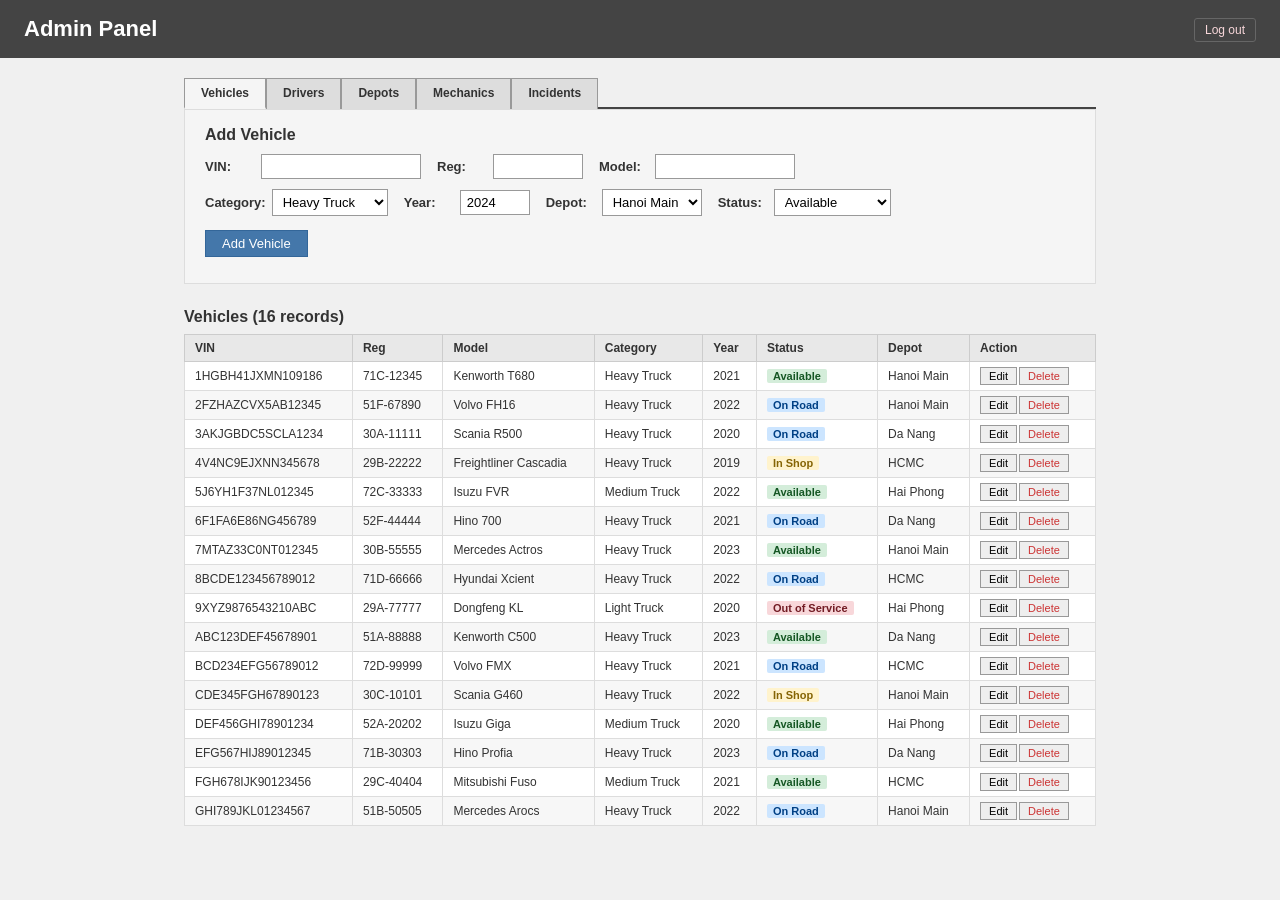
<file: frontend/admin.html>
<!DOCTYPE html>
<html lang="en">
<head>
<meta charset="UTF-8">
<meta name="viewport" content="width=device-width,initial-scale=1.0">
<title>Admin Panel — Fleet Management</title>
<link rel="stylesheet" href="style.css">
</head>
<body>

<div class="header"><h1>Admin Panel</h1><span style="margin-left:auto"><a href="login.html" class="back" style="color:#f8d7da">Log out</a></span></div>

<div class="wrap">

<input type="radio" name="tab" id="tab1" class="tab-input" checked>
<input type="radio" name="tab" id="tab2" class="tab-input">
<input type="radio" name="tab" id="tab3" class="tab-input">
<input type="radio" name="tab" id="tab4" class="tab-input">
<input type="radio" name="tab" id="tab5" class="tab-input">

<div class="tabs">
  <label for="tab1">Vehicles</label>
  <label for="tab2">Drivers</label>
  <label for="tab3">Depots</label>
  <label for="tab4">Mechanics</label>
  <label for="tab5">Incidents</label>
</div>

<!-- ==================== VEHICLES ==================== -->
<div id="content1" class="tab-content">
  <div class="form-section">
    <h2>Add Vehicle</h2>
    <div class="form-row">
      <div class="form-group"><label>VIN:</label><input type="text" style="width:160px"></div>
      <div class="form-group"><label>Reg:</label><input type="text" style="width:90px"></div>
      <div class="form-group"><label>Model:</label><input type="text" style="width:140px"></div>
    </div>
    <div class="form-row">
      <div class="form-group">
        <label>Category:</label>
        <select><option>Heavy Truck</option><option>Medium Truck</option><option>Light Truck</option></select>
      </div>
      <div class="form-group"><label>Year:</label><input type="number" value="2024" style="width:70px"></div>
      <div class="form-group">
        <label>Depot:</label>
        <select><option>Hanoi Main</option><option>HCMC</option><option>Da Nang</option><option>Hai Phong</option></select>
      </div>
      <div class="form-group">
        <label>Status:</label>
        <select><option>Available</option><option>On Road</option><option>In Shop</option><option>Out of Service</option></select>
      </div>
    </div>
    <div class="form-row">
      <button class="form-btn primary">Add Vehicle</button>
    </div>
  </div>

  <div class="table-section">
    <h2>Vehicles (16 records)</h2>
    <table>
      <thead><tr><th>VIN</th><th>Reg</th><th>Model</th><th>Category</th><th>Year</th><th>Status</th><th>Depot</th><th>Action</th></tr></thead>
      <tbody>
        <tr><td>1HGBH41JXMN109186</td><td>71C-12345</td><td>Kenworth T680</td><td>Heavy Truck</td><td>2021</td><td><span class="badge avail">Available</span></td><td>Hanoi Main</td><td><button class="action-btn">Edit</button><button class="action-btn del">Delete</button></td></tr>
        <tr><td>2FZHAZCVX5AB12345</td><td>51F-67890</td><td>Volvo FH16</td><td>Heavy Truck</td><td>2022</td><td><span class="badge road">On Road</span></td><td>Hanoi Main</td><td><button class="action-btn">Edit</button><button class="action-btn del">Delete</button></td></tr>
        <tr><td>3AKJGBDC5SCLA1234</td><td>30A-11111</td><td>Scania R500</td><td>Heavy Truck</td><td>2020</td><td><span class="badge road">On Road</span></td><td>Da Nang</td><td><button class="action-btn">Edit</button><button class="action-btn del">Delete</button></td></tr>
        <tr><td>4V4NC9EJXNN345678</td><td>29B-22222</td><td>Freightliner Cascadia</td><td>Heavy Truck</td><td>2019</td><td><span class="badge shop">In Shop</span></td><td>HCMC</td><td><button class="action-btn">Edit</button><button class="action-btn del">Delete</button></td></tr>
        <tr><td>5J6YH1F37NL012345</td><td>72C-33333</td><td>Isuzu FVR</td><td>Medium Truck</td><td>2022</td><td><span class="badge avail">Available</span></td><td>Hai Phong</td><td><button class="action-btn">Edit</button><button class="action-btn del">Delete</button></td></tr>
        <tr><td>6F1FA6E86NG456789</td><td>52F-44444</td><td>Hino 700</td><td>Heavy Truck</td><td>2021</td><td><span class="badge road">On Road</span></td><td>Da Nang</td><td><button class="action-btn">Edit</button><button class="action-btn del">Delete</button></td></tr>
        <tr><td>7MTAZ33C0NT012345</td><td>30B-55555</td><td>Mercedes Actros</td><td>Heavy Truck</td><td>2023</td><td><span class="badge avail">Available</span></td><td>Hanoi Main</td><td><button class="action-btn">Edit</button><button class="action-btn del">Delete</button></td></tr>
        <tr><td>8BCDE123456789012</td><td>71D-66666</td><td>Hyundai Xcient</td><td>Heavy Truck</td><td>2022</td><td><span class="badge road">On Road</span></td><td>HCMC</td><td><button class="action-btn">Edit</button><button class="action-btn del">Delete</button></td></tr>
        <tr><td>9XYZ9876543210ABC</td><td>29A-77777</td><td>Dongfeng KL</td><td>Light Truck</td><td>2020</td><td><span class="badge oos">Out of Service</span></td><td>Hai Phong</td><td><button class="action-btn">Edit</button><button class="action-btn del">Delete</button></td></tr>
        <tr><td>ABC123DEF45678901</td><td>51A-88888</td><td>Kenworth C500</td><td>Heavy Truck</td><td>2023</td><td><span class="badge avail">Available</span></td><td>Da Nang</td><td><button class="action-btn">Edit</button><button class="action-btn del">Delete</button></td></tr>
        <tr><td>BCD234EFG56789012</td><td>72D-99999</td><td>Volvo FMX</td><td>Heavy Truck</td><td>2021</td><td><span class="badge road">On Road</span></td><td>HCMC</td><td><button class="action-btn">Edit</button><button class="action-btn del">Delete</button></td></tr>
        <tr><td>CDE345FGH67890123</td><td>30C-10101</td><td>Scania G460</td><td>Heavy Truck</td><td>2022</td><td><span class="badge shop">In Shop</span></td><td>Hanoi Main</td><td><button class="action-btn">Edit</button><button class="action-btn del">Delete</button></td></tr>
        <tr><td>DEF456GHI78901234</td><td>52A-20202</td><td>Isuzu Giga</td><td>Medium Truck</td><td>2020</td><td><span class="badge avail">Available</span></td><td>Hai Phong</td><td><button class="action-btn">Edit</button><button class="action-btn del">Delete</button></td></tr>
        <tr><td>EFG567HIJ89012345</td><td>71B-30303</td><td>Hino Profia</td><td>Heavy Truck</td><td>2023</td><td><span class="badge road">On Road</span></td><td>Da Nang</td><td><button class="action-btn">Edit</button><button class="action-btn del">Delete</button></td></tr>
        <tr><td>FGH678IJK90123456</td><td>29C-40404</td><td>Mitsubishi Fuso</td><td>Medium Truck</td><td>2021</td><td><span class="badge avail">Available</span></td><td>HCMC</td><td><button class="action-btn">Edit</button><button class="action-btn del">Delete</button></td></tr>
        <tr><td>GHI789JKL01234567</td><td>51B-50505</td><td>Mercedes Arocs</td><td>Heavy Truck</td><td>2022</td><td><span class="badge road">On Road</span></td><td>Hanoi Main</td><td><button class="action-btn">Edit</button><button class="action-btn del">Delete</button></td></tr>
      </tbody>
    </table>
  </div>
</div>

<!-- ==================== DRIVERS ==================== -->
<div id="content2" class="tab-content">
  <div class="form-section">
    <h2>Add Driver</h2>
    <div class="form-row">
      <div class="form-group"><label>Name:</label><input type="text" style="width:160px"></div>
      <div class="form-group"><label>Licence:</label><select><option>Class C</option><option>Class D</option><option>Class E</option></select></div>
      <div class="form-group"><label>Contact:</label><input type="text" style="width:130px"></div>
    </div>
    <div class="form-row">
      <div class="form-group"><label>Depot:</label><select><option>Hanoi Main</option><option>HCMC</option><option>Da Nang</option><option>Hai Phong</option></select></div>
      <div class="form-group"><label>Status:</label><select><option>Active</option><option>Suspended</option><option>On Leave</option></select></div>
      <div class="form-group"><label>Score:</label><input type="number" value="100" min="0" max="100" style="width:60px"></div>
    </div>
    <div class="form-row"><button class="form-btn primary">Add Driver</button></div>
  </div>

  <div class="table-section">
    <h2>Drivers (10 records)</h2>
    <table>
      <thead><tr><th>ID</th><th>Name</th><th>Licence</th><th>Contact</th><th>Depot</th><th>Status</th><th>Score</th><th>Action</th></tr></thead>
      <tbody>
        <tr><td>D-0001</td><td>Nguyen Van An</td><td>Class E</td><td>+84 912 345 678</td><td>Hanoi Main</td><td>Active</td><td><span class="badge good">94</span></td><td><button class="action-btn">Edit</button><button class="action-btn del">Delete</button></td></tr>
        <tr><td>D-0002</td><td>Tran Thi Binh</td><td>Class E</td><td>+84 913 456 789</td><td>HCMC</td><td>Active</td><td><span class="badge good">88</span></td><td><button class="action-btn">Edit</button><button class="action-btn del">Delete</button></td></tr>
        <tr><td>D-0003</td><td>Le Van Cuong</td><td>Class D</td><td>+84 914 567 890</td><td>Da Nang</td><td>Active</td><td><span class="badge fair">76</span></td><td><button class="action-btn">Edit</button><button class="action-btn del">Delete</button></td></tr>
        <tr><td>D-0004</td><td>Pham Van Dung</td><td>Class E</td><td>+84 915 678 901</td><td>Hai Phong</td><td>Suspended</td><td><span class="badge poor">45</span></td><td><button class="action-btn">Edit</button><button class="action-btn del">Delete</button></td></tr>
        <tr><td>D-0005</td><td>Hoang Thi Em</td><td>Class C</td><td>+84 916 789 012</td><td>Hanoi Main</td><td>Active</td><td><span class="badge good">97</span></td><td><button class="action-btn">Edit</button><button class="action-btn del">Delete</button></td></tr>
        <tr><td>D-0006</td><td>Vu Van Phong</td><td>Class E</td><td>+84 917 890 123</td><td>HCMC</td><td>Active</td><td><span class="badge fair">82</span></td><td><button class="action-btn">Edit</button><button class="action-btn del">Delete</button></td></tr>
        <tr><td>D-0007</td><td>Dang Thi Gam</td><td>Class D</td><td>+84 918 901 234</td><td>Da Nang</td><td>On Leave</td><td><span class="badge fair">70</span></td><td><button class="action-btn">Edit</button><button class="action-btn del">Delete</button></td></tr>
        <tr><td>D-0008</td><td>Bui Van Huy</td><td>Class E</td><td>+84 919 012 345</td><td>Hanoi Main</td><td>Active</td><td><span class="badge good">91</span></td><td><button class="action-btn">Edit</button><button class="action-btn del">Delete</button></td></tr>
        <tr><td>D-0009</td><td>Nguyen Thi Hien</td><td>Class C</td><td>+84 920 123 456</td><td>Hai Phong</td><td>Active</td><td><span class="badge good">85</span></td><td><button class="action-btn">Edit</button><button class="action-btn del">Delete</button></td></tr>
        <tr><td>D-0010</td><td>Tran Van Khoa</td><td>Class E</td><td>+84 921 234 567</td><td>HCMC</td><td>Active</td><td><span class="badge fair">79</span></td><td><button class="action-btn">Edit</button><button class="action-btn del">Delete</button></td></tr>
      </tbody>
    </table>
  </div>
</div>

<!-- ==================== DEPOTS ==================== -->
<div id="content3" class="tab-content">
  <div class="form-section">
    <h2>Add Depot</h2>
    <div class="form-row">
      <div class="form-group"><label>Name:</label><input type="text" style="width:160px"></div>
      <div class="form-group"><label>Location:</label><input type="text" style="width:200px"></div>
    </div>
    <div class="form-row"><button class="form-btn primary">Add Depot</button></div>
  </div>

  <div class="table-section">
    <h2>Depots (4 records)</h2>
    <table>
      <thead><tr><th>ID</th><th>Name</th><th>Location</th><th>Vehicles</th><th>Drivers</th><th>Mechanics</th><th>Action</th></tr></thead>
      <tbody>
        <tr><td>1</td><td>Hanoi Main</td><td>Long Bien, Hanoi</td><td>42</td><td>28</td><td>8</td><td><button class="action-btn">Edit</button><button class="action-btn del">Delete</button></td></tr>
        <tr><td>2</td><td>HCMC</td><td>Binh Tan, Ho Chi Minh City</td><td>36</td><td>24</td><td>6</td><td><button class="action-btn">Edit</button><button class="action-btn del">Delete</button></td></tr>
        <tr><td>3</td><td>Da Nang</td><td>Lien Chieu, Da Nang</td><td>24</td><td>16</td><td>5</td><td><button class="action-btn">Edit</button><button class="action-btn del">Delete</button></td></tr>
        <tr><td>4</td><td>Hai Phong</td><td>Ngo Quyen, Hai Phong</td><td>18</td><td>12</td><td>6</td><td><button class="action-btn">Edit</button><button class="action-btn del">Delete</button></td></tr>
      </tbody>
    </table>
  </div>
</div>

<!-- ==================== MECHANICS ==================== -->
<div id="content4" class="tab-content">
  <div class="form-section">
    <h2>Add Mechanic</h2>
    <div class="form-row">
      <div class="form-group"><label>Name:</label><input type="text" style="width:160px"></div>
      <div class="form-group"><label>Contact:</label><input type="text" style="width:130px"></div>
      <div class="form-group"><label>Depot:</label><select><option>Hanoi Main</option><option>HCMC</option><option>Da Nang</option><option>Hai Phong</option></select></div>
    </div>
    <div class="form-row">
      <div class="form-group"><label>Specialization:</label><input type="text" style="width:140px"></div>
      <div class="form-group"><label>Hire Date:</label><input type="date"></div>
    </div>
    <div class="form-row"><button class="form-btn primary">Add Mechanic</button></div>
  </div>

  <div class="table-section">
    <h2>Mechanics (6 records)</h2>
    <table>
      <thead><tr><th>ID</th><th>Name</th><th>Contact</th><th>Depot</th><th>Specialization</th><th>Hire Date</th><th>Action</th></tr></thead>
      <tbody>
        <tr><td>M-0001</td><td>Tran Minh Tu</td><td>+84 931 000 111</td><td>Hanoi Main</td><td>Engine</td><td>2020-03-15</td><td><button class="action-btn">Edit</button><button class="action-btn del">Delete</button></td></tr>
        <tr><td>M-0002</td><td>Nguyen Duc Thang</td><td>+84 932 000 222</td><td>Hanoi Main</td><td>Transmission</td><td>2019-06-20</td><td><button class="action-btn">Edit</button><button class="action-btn del">Delete</button></td></tr>
        <tr><td>M-0003</td><td>Pham Hong Son</td><td>+84 933 000 333</td><td>HCMC</td><td>Electrical</td><td>2021-01-10</td><td><button class="action-btn">Edit</button><button class="action-btn del">Delete</button></td></tr>
        <tr><td>M-0004</td><td>Vo Thanh Nam</td><td>+84 934 000 444</td><td>HCMC</td><td>Brake System</td><td>2020-08-05</td><td><button class="action-btn">Edit</button><button class="action-btn del">Delete</button></td></tr>
        <tr><td>M-0005</td><td>Hoang Duc Long</td><td>+84 935 000 555</td><td>Da Nang</td><td>Engine</td><td>2022-02-14</td><td><button class="action-btn">Edit</button><button class="action-btn del">Delete</button></td></tr>
        <tr><td>M-0006</td><td>Le Quoc Bao</td><td>+84 936 000 666</td><td>Hai Phong</td><td>Hydraulics</td><td>2021-05-22</td><td><button class="action-btn">Edit</button><button class="action-btn del">Delete</button></td></tr>
      </tbody>
    </table>
  </div>
</div>

<!-- ==================== INCIDENTS ==================== -->
<div id="content5" class="tab-content">
  <div class="form-section">
    <h2>Report Incident</h2>
    <div class="form-row">
      <div class="form-group"><label>Date:</label><input type="date"></div>
      <div class="form-group">
        <label>Type:</label>
        <select><option>Collision</option><option>Breakdown</option><option>Fire</option><option>Theft</option><option>Injury</option><option>Load Spill</option><option>Mechanical Failure</option></select>
      </div>
      <div class="form-group">
        <label>Severity:</label>
        <select><option>Minor</option><option>Major</option><option>Critical</option></select>
      </div>
    </div>
    <div class="form-row">
      <div class="form-group">
        <label>Vehicle:</label>
        <select>
          <option>1HGBH41JXMN109186 — Kenworth T680</option>
          <option>2FZHAZCVX5AB12345 — Volvo FH16</option>
          <option>3AKJGBDC5SCLA1234 — Scania R500</option>
          <option>4V4NC9EJXNN345678 — Freightliner Cascadia</option>
          <option>5J6YH1F37NL012345 — Isuzu FVR</option>
          <option>6F1FA6E86NG456789 — Hino 700</option>
          <option>7MTAZ33C0NT012345 — Mercedes Actros</option>
          <option>8BCDE123456789012 — Hyundai Xcient</option>
          <option>9XYZ9876543210ABC — Dongfeng KL</option>
          <option>ABC123DEF45678901 — Kenworth C500</option>
          <option>BCD234EFG56789012 — Volvo FMX</option>
          <option>CDE345FGH67890123 — Scania G460</option>
          <option>DEF456GHI78901234 — Isuzu Giga</option>
          <option>EFG567HIJ89012345 — Hino Profia</option>
          <option>FGH678IJK90123456 — Mitsubishi Fuso</option>
          <option>GHI789JKL01234567 — Mercedes Arocs</option>
        </select>
      </div>
      <div class="form-group">
        <label>Driver:</label>
        <select>
          <option>Nguyen Van An (D-0001)</option>
          <option>Tran Thi Binh (D-0002)</option>
          <option>Le Van Cuong (D-0003)</option>
          <option>Pham Van Dung (D-0004)</option>
          <option>Hoang Thi Em (D-0005)</option>
          <option>Vu Van Phong (D-0006)</option>
          <option>Dang Thi Gam (D-0007)</option>
          <option>Bui Van Huy (D-0008)</option>
          <option>Nguyen Thi Hien (D-0009)</option>
          <option>Tran Van Khoa (D-0010)</option>
        </select>
      </div>
      <div class="form-group">
        <label>Depot:</label>
        <select><option>Hanoi Main</option><option>HCMC</option><option>Da Nang</option><option>Hai Phong</option></select>
      </div>
    </div>
    <div class="form-row">
      <div class="form-group"><label>Description:</label><input type="text" style="width:350px"></div>
    </div>
    <div class="form-row">
      <div class="form-group"><label>Damage Cost:</label><input type="number" value="0" min="0" style="width:100px"> <span style="font-size:12px;color:#666">VND</span></div>
      <div class="form-group">
        <label>Status:</label>
        <select><option>Open</option><option>Under Investigation</option><option>Closed</option></select>
      </div>
    </div>
    <div class="form-row"><button class="form-btn primary">Report Incident</button></div>
  </div>

  <div class="table-section">
    <h2>Incident Reports (5 records)</h2>
    <table>
      <thead><tr><th>ID</th><th>Date</th><th>Type</th><th>Vehicle</th><th>Driver</th><th>Depot</th><th>Severity</th><th>Status</th><th>Cost (VND)</th><th>Action</th></tr></thead>
      <tbody>
        <tr><td>1</td><td>2026-07-15</td><td>Collision</td><td>2FZHAZCVX5AB12345</td><td>Nguyen Van An</td><td>Hanoi Main</td><td>Major</td><td>Under Investigation</td><td style="text-align:right">15,000,000</td><td><button class="action-btn">Edit</button><button class="action-btn del">Delete</button></td></tr>
        <tr><td>2</td><td>2026-07-18</td><td>Breakdown</td><td>CDE345FGH67890123</td><td>Bui Van Huy</td><td>Hanoi Main</td><td>Minor</td><td>Closed</td><td style="text-align:right">3,500,000</td><td><button class="action-btn">Edit</button><button class="action-btn del">Delete</button></td></tr>
        <tr><td>3</td><td>2026-07-20</td><td>Mechanical Failure</td><td>4V4NC9EJXNN345678</td><td>Le Van Cuong</td><td>HCMC</td><td>Major</td><td>Open</td><td style="text-align:right">28,000,000</td><td><button class="action-btn">Edit</button><button class="action-btn del">Delete</button></td></tr>
        <tr><td>4</td><td>2026-07-21</td><td>Theft</td><td>9XYZ9876543210ABC</td><td>Pham Van Dung</td><td>Hai Phong</td><td>Critical</td><td>Under Investigation</td><td style="text-align:right">45,000,000</td><td><button class="action-btn">Edit</button><button class="action-btn del">Delete</button></td></tr>
        <tr><td>5</td><td>2026-07-22</td><td>Load Spill</td><td>8BCDE123456789012</td><td>Tran Van Khoa</td><td>HCMC</td><td>Minor</td><td>Open</td><td style="text-align:right">5,000,000</td><td><button class="action-btn">Edit</button><button class="action-btn del">Delete</button></td></tr>
      </tbody>
    </table>
  </div>
</div>

</div>
</body>
</html>
</file>
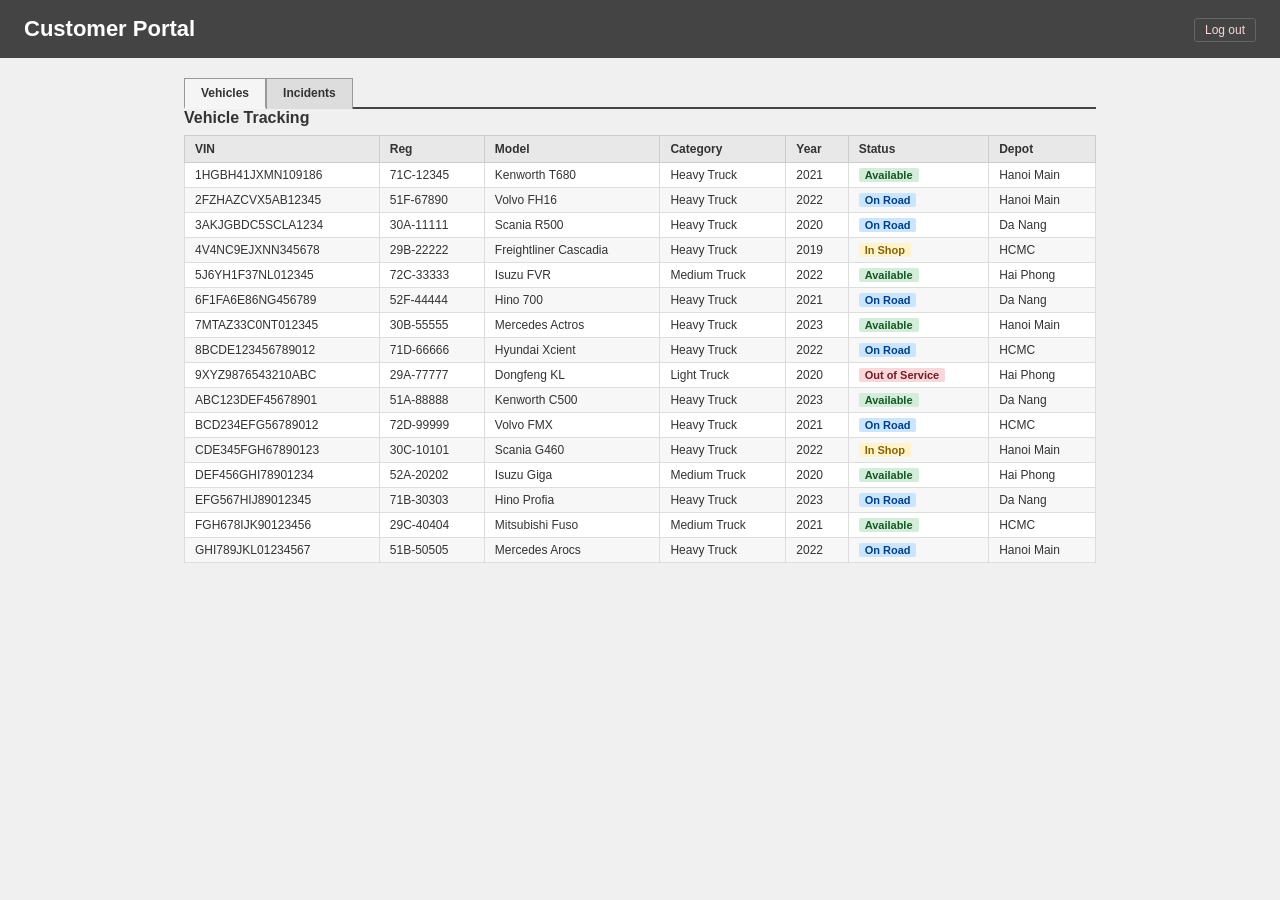
<file: frontend/customer.html>
<!DOCTYPE html>
<html lang="en">
<head>
<meta charset="UTF-8">
<meta name="viewport" content="width=device-width,initial-scale=1.0">
<title>Customer Portal — Fleet Management</title>
<link rel="stylesheet" href="style.css">
</head>
<body>

<div class="header"><h1>Customer Portal</h1><span style="margin-left:auto"><a href="login.html" class="back" style="color:#f8d7da">Log out</a></span></div>

<div class="wrap">

<input type="radio" name="tab" id="tab1" class="tab-input" checked>
<input type="radio" name="tab" id="tab2" class="tab-input">

<div class="tabs">
  <label for="tab1">Vehicles</label>
  <label for="tab2">Incidents</label>
</div>

<!-- ==================== VEHICLES ==================== -->
<div id="content1" class="tab-content">
  <div class="table-section">
    <h2>Vehicle Tracking</h2>
    <table>
      <thead><tr><th>VIN</th><th>Reg</th><th>Model</th><th>Category</th><th>Year</th><th>Status</th><th>Depot</th></tr></thead>
      <tbody>
        <tr><td>1HGBH41JXMN109186</td><td>71C-12345</td><td>Kenworth T680</td><td>Heavy Truck</td><td>2021</td><td><span class="badge avail">Available</span></td><td>Hanoi Main</td></tr>
        <tr><td>2FZHAZCVX5AB12345</td><td>51F-67890</td><td>Volvo FH16</td><td>Heavy Truck</td><td>2022</td><td><span class="badge road">On Road</span></td><td>Hanoi Main</td></tr>
        <tr><td>3AKJGBDC5SCLA1234</td><td>30A-11111</td><td>Scania R500</td><td>Heavy Truck</td><td>2020</td><td><span class="badge road">On Road</span></td><td>Da Nang</td></tr>
        <tr><td>4V4NC9EJXNN345678</td><td>29B-22222</td><td>Freightliner Cascadia</td><td>Heavy Truck</td><td>2019</td><td><span class="badge shop">In Shop</span></td><td>HCMC</td></tr>
        <tr><td>5J6YH1F37NL012345</td><td>72C-33333</td><td>Isuzu FVR</td><td>Medium Truck</td><td>2022</td><td><span class="badge avail">Available</span></td><td>Hai Phong</td></tr>
        <tr><td>6F1FA6E86NG456789</td><td>52F-44444</td><td>Hino 700</td><td>Heavy Truck</td><td>2021</td><td><span class="badge road">On Road</span></td><td>Da Nang</td></tr>
        <tr><td>7MTAZ33C0NT012345</td><td>30B-55555</td><td>Mercedes Actros</td><td>Heavy Truck</td><td>2023</td><td><span class="badge avail">Available</span></td><td>Hanoi Main</td></tr>
        <tr><td>8BCDE123456789012</td><td>71D-66666</td><td>Hyundai Xcient</td><td>Heavy Truck</td><td>2022</td><td><span class="badge road">On Road</span></td><td>HCMC</td></tr>
        <tr><td>9XYZ9876543210ABC</td><td>29A-77777</td><td>Dongfeng KL</td><td>Light Truck</td><td>2020</td><td><span class="badge oos">Out of Service</span></td><td>Hai Phong</td></tr>
        <tr><td>ABC123DEF45678901</td><td>51A-88888</td><td>Kenworth C500</td><td>Heavy Truck</td><td>2023</td><td><span class="badge avail">Available</span></td><td>Da Nang</td></tr>
        <tr><td>BCD234EFG56789012</td><td>72D-99999</td><td>Volvo FMX</td><td>Heavy Truck</td><td>2021</td><td><span class="badge road">On Road</span></td><td>HCMC</td></tr>
        <tr><td>CDE345FGH67890123</td><td>30C-10101</td><td>Scania G460</td><td>Heavy Truck</td><td>2022</td><td><span class="badge shop">In Shop</span></td><td>Hanoi Main</td></tr>
        <tr><td>DEF456GHI78901234</td><td>52A-20202</td><td>Isuzu Giga</td><td>Medium Truck</td><td>2020</td><td><span class="badge avail">Available</span></td><td>Hai Phong</td></tr>
        <tr><td>EFG567HIJ89012345</td><td>71B-30303</td><td>Hino Profia</td><td>Heavy Truck</td><td>2023</td><td><span class="badge road">On Road</span></td><td>Da Nang</td></tr>
        <tr><td>FGH678IJK90123456</td><td>29C-40404</td><td>Mitsubishi Fuso</td><td>Medium Truck</td><td>2021</td><td><span class="badge avail">Available</span></td><td>HCMC</td></tr>
        <tr><td>GHI789JKL01234567</td><td>51B-50505</td><td>Mercedes Arocs</td><td>Heavy Truck</td><td>2022</td><td><span class="badge road">On Road</span></td><td>Hanoi Main</td></tr>
      </tbody>
    </table>
  </div>
</div>

<!-- ==================== INCIDENTS ==================== -->
<div id="content2" class="tab-content">
  <div class="table-section">
    <h2>Incident Reports</h2>
    <table>
      <thead><tr><th>ID</th><th>Date</th><th>Type</th><th>Vehicle</th><th>Driver</th><th>Depot</th><th>Severity</th><th>Status</th><th>Cost (VND)</th></tr></thead>
      <tbody>
        <tr><td>1</td><td>2026-07-15</td><td>Collision</td><td>2FZHAZCVX5AB12345</td><td>Nguyen Van An</td><td>Hanoi Main</td><td>Major</td><td>Under Investigation</td><td style="text-align:right">15,000,000</td></tr>
        <tr><td>2</td><td>2026-07-18</td><td>Breakdown</td><td>CDE345FGH67890123</td><td>Bui Van Huy</td><td>Hanoi Main</td><td>Minor</td><td>Closed</td><td style="text-align:right">3,500,000</td></tr>
        <tr><td>3</td><td>2026-07-20</td><td>Mechanical Failure</td><td>4V4NC9EJXNN345678</td><td>Le Van Cuong</td><td>HCMC</td><td>Major</td><td>Open</td><td style="text-align:right">28,000,000</td></tr>
        <tr><td>4</td><td>2026-07-21</td><td>Theft</td><td>9XYZ9876543210ABC</td><td>Pham Van Dung</td><td>Hai Phong</td><td>Critical</td><td>Under Investigation</td><td style="text-align:right">45,000,000</td></tr>
        <tr><td>5</td><td>2026-07-22</td><td>Load Spill</td><td>8BCDE123456789012</td><td>Tran Van Khoa</td><td>HCMC</td><td>Minor</td><td>Open</td><td style="text-align:right">5,000,000</td></tr>
      </tbody>
    </table>
  </div>
</div>

</div>
</body>
</html>
</file>
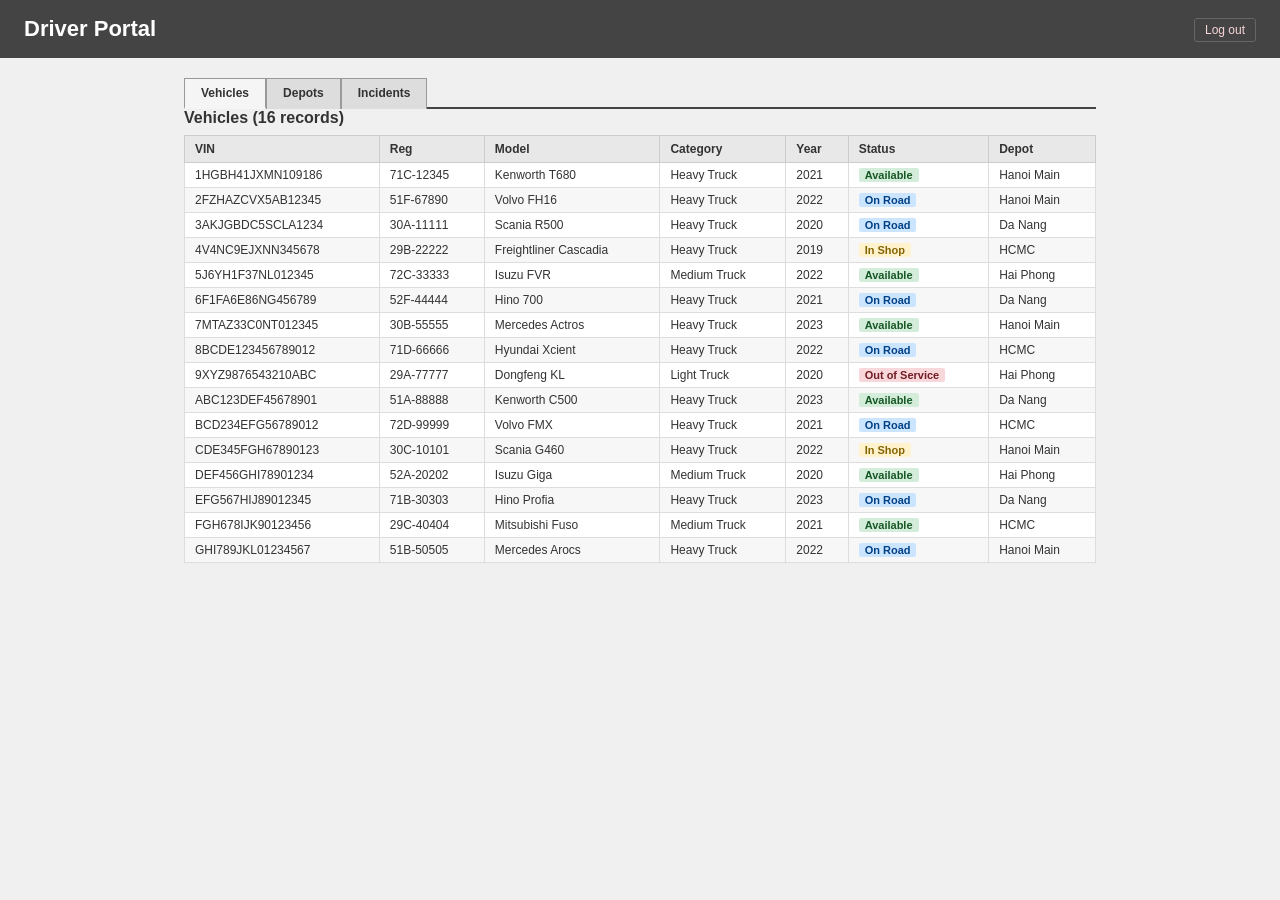
<file: frontend/driver.html>
<!DOCTYPE html>
<html lang="en">
<head>
<meta charset="UTF-8">
<meta name="viewport" content="width=device-width,initial-scale=1.0">
<title>Driver Portal — Fleet Management</title>
<link rel="stylesheet" href="style.css">
</head>
<body>

<div class="header"><h1>Driver Portal</h1><span style="margin-left:auto"><a href="login.html" class="back" style="color:#f8d7da">Log out</a></span></div>

<div class="wrap">

<input type="radio" name="tab" id="tab1" class="tab-input" checked>
<input type="radio" name="tab" id="tab2" class="tab-input">
<input type="radio" name="tab" id="tab3" class="tab-input">

<div class="tabs">
  <label for="tab1">Vehicles</label>
  <label for="tab2">Depots</label>
  <label for="tab3">Incidents</label>
</div>

<!-- ==================== VEHICLES ==================== -->
<div id="content1" class="tab-content">
  <div class="table-section">
    <h2>Vehicles (16 records)</h2>
    <table>
      <thead><tr><th>VIN</th><th>Reg</th><th>Model</th><th>Category</th><th>Year</th><th>Status</th><th>Depot</th></tr></thead>
      <tbody>
        <tr><td>1HGBH41JXMN109186</td><td>71C-12345</td><td>Kenworth T680</td><td>Heavy Truck</td><td>2021</td><td><span class="badge avail">Available</span></td><td>Hanoi Main</td></tr>
        <tr><td>2FZHAZCVX5AB12345</td><td>51F-67890</td><td>Volvo FH16</td><td>Heavy Truck</td><td>2022</td><td><span class="badge road">On Road</span></td><td>Hanoi Main</td></tr>
        <tr><td>3AKJGBDC5SCLA1234</td><td>30A-11111</td><td>Scania R500</td><td>Heavy Truck</td><td>2020</td><td><span class="badge road">On Road</span></td><td>Da Nang</td></tr>
        <tr><td>4V4NC9EJXNN345678</td><td>29B-22222</td><td>Freightliner Cascadia</td><td>Heavy Truck</td><td>2019</td><td><span class="badge shop">In Shop</span></td><td>HCMC</td></tr>
        <tr><td>5J6YH1F37NL012345</td><td>72C-33333</td><td>Isuzu FVR</td><td>Medium Truck</td><td>2022</td><td><span class="badge avail">Available</span></td><td>Hai Phong</td></tr>
        <tr><td>6F1FA6E86NG456789</td><td>52F-44444</td><td>Hino 700</td><td>Heavy Truck</td><td>2021</td><td><span class="badge road">On Road</span></td><td>Da Nang</td></tr>
        <tr><td>7MTAZ33C0NT012345</td><td>30B-55555</td><td>Mercedes Actros</td><td>Heavy Truck</td><td>2023</td><td><span class="badge avail">Available</span></td><td>Hanoi Main</td></tr>
        <tr><td>8BCDE123456789012</td><td>71D-66666</td><td>Hyundai Xcient</td><td>Heavy Truck</td><td>2022</td><td><span class="badge road">On Road</span></td><td>HCMC</td></tr>
        <tr><td>9XYZ9876543210ABC</td><td>29A-77777</td><td>Dongfeng KL</td><td>Light Truck</td><td>2020</td><td><span class="badge oos">Out of Service</span></td><td>Hai Phong</td></tr>
        <tr><td>ABC123DEF45678901</td><td>51A-88888</td><td>Kenworth C500</td><td>Heavy Truck</td><td>2023</td><td><span class="badge avail">Available</span></td><td>Da Nang</td></tr>
        <tr><td>BCD234EFG56789012</td><td>72D-99999</td><td>Volvo FMX</td><td>Heavy Truck</td><td>2021</td><td><span class="badge road">On Road</span></td><td>HCMC</td></tr>
        <tr><td>CDE345FGH67890123</td><td>30C-10101</td><td>Scania G460</td><td>Heavy Truck</td><td>2022</td><td><span class="badge shop">In Shop</span></td><td>Hanoi Main</td></tr>
        <tr><td>DEF456GHI78901234</td><td>52A-20202</td><td>Isuzu Giga</td><td>Medium Truck</td><td>2020</td><td><span class="badge avail">Available</span></td><td>Hai Phong</td></tr>
        <tr><td>EFG567HIJ89012345</td><td>71B-30303</td><td>Hino Profia</td><td>Heavy Truck</td><td>2023</td><td><span class="badge road">On Road</span></td><td>Da Nang</td></tr>
        <tr><td>FGH678IJK90123456</td><td>29C-40404</td><td>Mitsubishi Fuso</td><td>Medium Truck</td><td>2021</td><td><span class="badge avail">Available</span></td><td>HCMC</td></tr>
        <tr><td>GHI789JKL01234567</td><td>51B-50505</td><td>Mercedes Arocs</td><td>Heavy Truck</td><td>2022</td><td><span class="badge road">On Road</span></td><td>Hanoi Main</td></tr>
      </tbody>
    </table>
  </div>
</div>

<!-- ==================== DEPOTS ==================== -->
<div id="content2" class="tab-content">
  <div class="table-section">
    <h2>Depots (4 records)</h2>
    <table>
      <thead><tr><th>ID</th><th>Name</th><th>Location</th><th>Vehicles</th><th>Drivers</th><th>Mechanics</th></tr></thead>
      <tbody>
        <tr><td>1</td><td>Hanoi Main</td><td>Long Bien, Hanoi</td><td>42</td><td>28</td><td>8</td></tr>
        <tr><td>2</td><td>HCMC</td><td>Binh Tan, Ho Chi Minh City</td><td>36</td><td>24</td><td>6</td></tr>
        <tr><td>3</td><td>Da Nang</td><td>Lien Chieu, Da Nang</td><td>24</td><td>16</td><td>5</td></tr>
        <tr><td>4</td><td>Hai Phong</td><td>Ngo Quyen, Hai Phong</td><td>18</td><td>12</td><td>6</td></tr>
      </tbody>
    </table>
  </div>
</div>

<!-- ==================== INCIDENTS ==================== -->
<div id="content3" class="tab-content">
  <div class="form-section">
    <h2>Report Incident</h2>
    <div class="form-row">
      <div class="form-group"><label>Date:</label><input type="date"></div>
      <div class="form-group">
        <label>Type:</label>
        <select><option>Collision</option><option>Breakdown</option><option>Fire</option><option>Theft</option><option>Injury</option><option>Load Spill</option><option>Mechanical Failure</option></select>
      </div>
      <div class="form-group">
        <label>Severity:</label>
        <select><option>Minor</option><option>Major</option><option>Critical</option></select>
      </div>
    </div>
    <div class="form-row">
      <div class="form-group">
        <label>Vehicle:</label>
        <select>
          <option>1HGBH41JXMN109186 — Kenworth T680</option>
          <option>2FZHAZCVX5AB12345 — Volvo FH16</option>
          <option>3AKJGBDC5SCLA1234 — Scania R500</option>
          <option>4V4NC9EJXNN345678 — Freightliner Cascadia</option>
          <option>5J6YH1F37NL012345 — Isuzu FVR</option>
          <option>6F1FA6E86NG456789 — Hino 700</option>
          <option>7MTAZ33C0NT012345 — Mercedes Actros</option>
          <option>8BCDE123456789012 — Hyundai Xcient</option>
          <option>9XYZ9876543210ABC — Dongfeng KL</option>
          <option>ABC123DEF45678901 — Kenworth C500</option>
          <option>BCD234EFG56789012 — Volvo FMX</option>
          <option>CDE345FGH67890123 — Scania G460</option>
          <option>DEF456GHI78901234 — Isuzu Giga</option>
          <option>EFG567HIJ89012345 — Hino Profia</option>
          <option>FGH678IJK90123456 — Mitsubishi Fuso</option>
          <option>GHI789JKL01234567 — Mercedes Arocs</option>
        </select>
      </div>
      <div class="form-group">
        <label>Driver:</label>
        <select>
          <option>Nguyen Van An (D-0001)</option>
          <option>Tran Thi Binh (D-0002)</option>
          <option>Le Van Cuong (D-0003)</option>
          <option>Pham Van Dung (D-0004)</option>
          <option>Hoang Thi Em (D-0005)</option>
          <option>Vu Van Phong (D-0006)</option>
          <option>Dang Thi Gam (D-0007)</option>
          <option>Bui Van Huy (D-0008)</option>
          <option>Nguyen Thi Hien (D-0009)</option>
          <option>Tran Van Khoa (D-0010)</option>
        </select>
      </div>
      <div class="form-group">
        <label>Depot:</label>
        <select><option>Hanoi Main</option><option>HCMC</option><option>Da Nang</option><option>Hai Phong</option></select>
      </div>
    </div>
    <div class="form-row">
      <div class="form-group"><label>Description:</label><input type="text" style="width:350px"></div>
    </div>
    <div class="form-row">
      <div class="form-group"><label>Damage Cost:</label><input type="number" value="0" min="0" style="width:100px"> <span style="font-size:12px;color:#666">VND</span></div>
      <div class="form-group">
        <label>Status:</label>
        <select><option>Open</option><option>Under Investigation</option><option>Closed</option></select>
      </div>
    </div>
    <div class="form-row"><button class="form-btn primary">Report Incident</button></div>
  </div>

  <div class="table-section">
    <h2>My Incident Reports</h2>
    <table>
      <thead><tr><th>ID</th><th>Date</th><th>Type</th><th>Vehicle</th><th>Severity</th><th>Status</th><th>Cost (VND)</th></tr></thead>
      <tbody>
        <tr><td>1</td><td>2026-07-15</td><td>Collision</td><td>2FZHAZCVX5AB12345</td><td>Major</td><td>Under Investigation</td><td style="text-align:right">15,000,000</td></tr>
        <tr><td>2</td><td>2026-07-18</td><td>Breakdown</td><td>CDE345FGH67890123</td><td>Minor</td><td>Closed</td><td style="text-align:right">3,500,000</td></tr>
        <tr><td>3</td><td>2026-07-20</td><td>Mechanical Failure</td><td>4V4NC9EJXNN345678</td><td>Major</td><td>Open</td><td style="text-align:right">28,000,000</td></tr>
      </tbody>
    </table>
  </div>
</div>

</div>
</body>
</html>
</file>
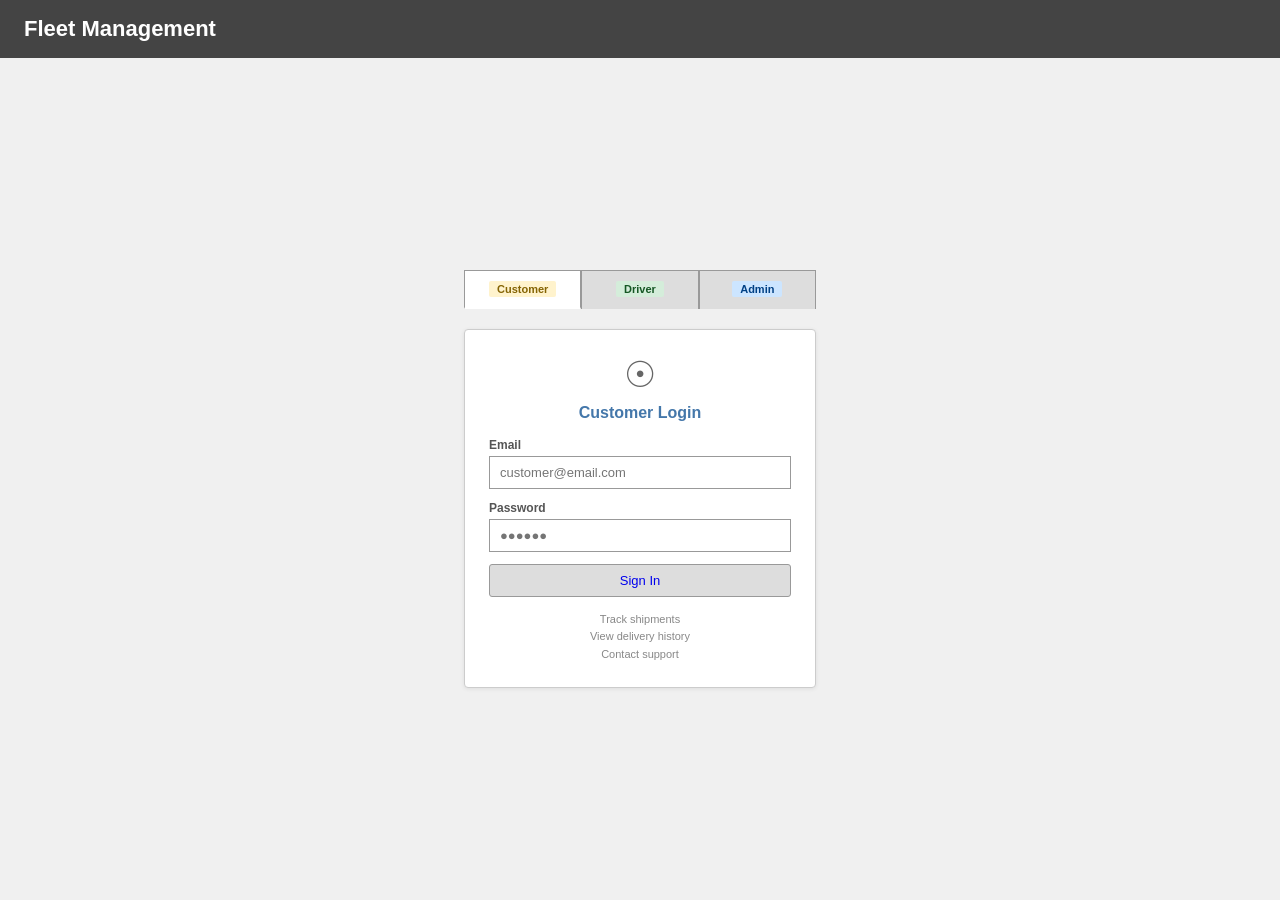
<file: frontend/login.html>
<!DOCTYPE html>
<html lang="en">
<head>
<meta charset="UTF-8">
<meta name="viewport" content="width=device-width,initial-scale=1.0">
<title>Login — Fleet Management</title>
<link rel="stylesheet" href="style.css?v=2">
</head>
<body class="login-body">

<div class="header">
  <h1>Fleet Management</h1>
</div>

<div class="wrap login-wrap">

<input type="radio" name="role" id="role1" class="tab-input" checked>
<input type="radio" name="role" id="role2" class="tab-input">
<input type="radio" name="role" id="role3" class="tab-input">

<div class="role-tabs">
  <label for="role1"><span class="role-badge customer">Customer</span></label>
  <label for="role2"><span class="role-badge driver">Driver</span></label>
  <label for="role3"><span class="role-badge admin">Admin</span></label>
</div>

<div id="login1" class="login-box">
  <span class="icon">&#9737;</span>
  <h2>Customer Login</h2>
  <div class="form-group"><label>Email</label><input type="text" placeholder="customer@email.com" ></div>
  <div class="form-group"><label>Password</label><input type="password" placeholder="&#9679;&#9679;&#9679;&#9679;&#9679;&#9679;" ></div>
  <a href="customer.html" class="form-btn" style="display:block;text-align:center;text-decoration:none">Sign In</a>
  <div class="hint">
    Track shipments<br>
    View delivery history<br>
    Contact support
  </div>
</div>

<div id="login2" class="login-box">
  <span class="icon">&#9782;</span>
  <h2>Driver Login</h2>
  <div class="form-group"><label>Driver ID</label><input type="text" placeholder="D-0001" ></div>
  <div class="form-group"><label>Password</label><input type="password" placeholder="&#9679;&#9679;&#9679;&#9679;&#9679;&#9679;" ></div>
  <a href="driver.html" class="form-btn" style="display:block;text-align:center;text-decoration:none">Sign In</a>
  <div class="hint">
    View assigned vehicle<br>
    Report incidents<br>
    Check delivery schedule
  </div>
</div>

<div id="login3" class="login-box">
  <span class="icon">&#9881;</span>
  <h2>Admin Login</h2>
  <div class="form-group"><label>Username</label><input type="text" placeholder="admin" ></div>
  <div class="form-group"><label>Password</label><input type="password" placeholder="&#9679;&#9679;&#9679;&#9679;&#9679;&#9679;" ></div>
  <a href="admin.html" class="form-btn" style="display:block;text-align:center;text-decoration:none">Sign In</a>
  <div class="hint">
    Manage fleet operations<br>
    View analytics &amp; reports<br>
    Manage users &amp; permissions
  </div>
</div>

</div>
</body>
</html>
</file>
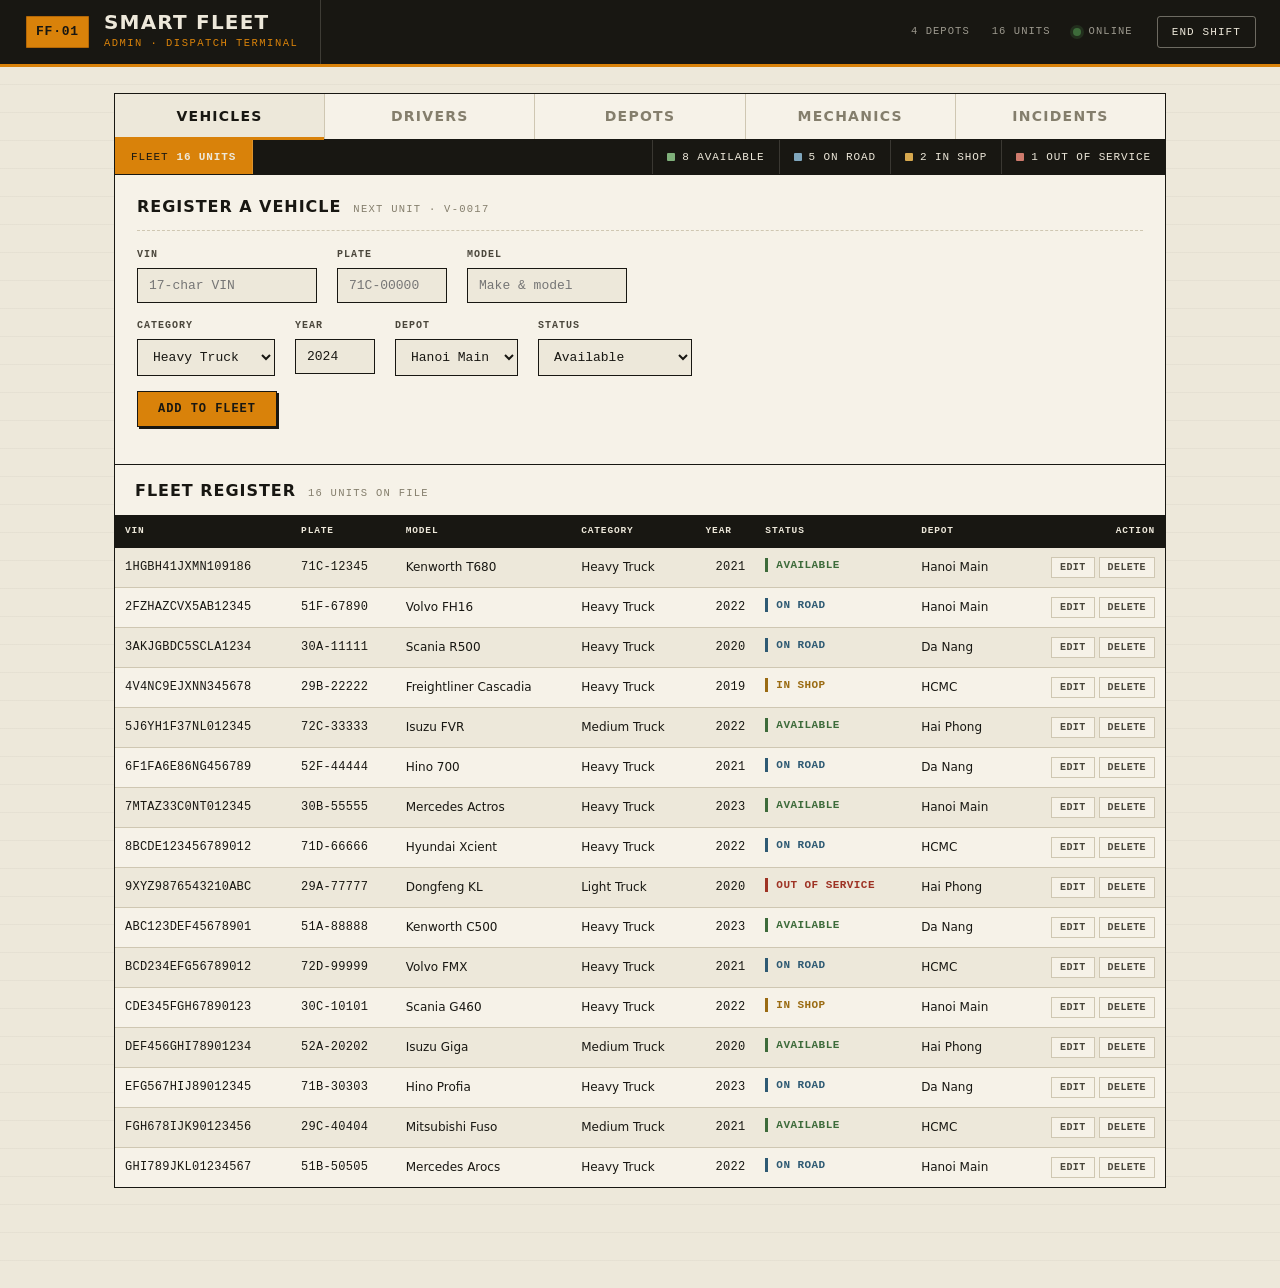
<file: frontend/untitled folder/admin.html>
<!DOCTYPE html>
<html lang="en">
<head>
<meta charset="UTF-8">
<meta name="viewport" content="width=device-width,initial-scale=1.0">
<title>Smart Fleet Admin Terminal</title>
<link rel="stylesheet" href="style.css?v=5">
</head>
<body>

<div class="header">
  <div class="mark">
    <span class="plate">FF&middot;01</span>
    <div class="titlewrap">
      <h1>Smart Fleet</h1>
      <span class="sub">Admin &middot; Dispatch Terminal</span>
    </div>
  </div>
  <div class="meta">
    <span>4 Depots</span>
    <span>16 Units</span>
    <span class="live">Online</span>
  </div>
  <a href="login.html" class="back">End shift</a>
</div>

<div class="wrap">

<input type="radio" name="tab" id="tab1" class="tab-input" checked>
<input type="radio" name="tab" id="tab2" class="tab-input">
<input type="radio" name="tab" id="tab3" class="tab-input">
<input type="radio" name="tab" id="tab4" class="tab-input">
<input type="radio" name="tab" id="tab5" class="tab-input">

<div class="tabs">
  <label for="tab1">Vehicles</label>
  <label for="tab2">Drivers</label>
  <label for="tab3">Depots</label>
  <label for="tab4">Mechanics</label>
  <label for="tab5">Incidents</label>
</div>

<!-- ==================== VEHICLES ==================== -->
<div id="content1" class="tab-content">
  <div class="manifest">
    <span class="seg count"><span class="k">Fleet</span><span class="v">16 units</span></span>
    <div class="tally">
      <span class="t"><span class="dot go"></span>8 Available</span>
      <span class="t"><span class="dot road"></span>5 On road</span>
      <span class="t"><span class="dot hold"></span>2 In shop</span>
      <span class="t"><span class="dot stop"></span>1 Out of service</span>
    </div>
  </div>

  <div class="docket">
    <div class="docket-head"><h2>Register a vehicle</h2><span class="no">Next unit &middot; V-0017</span></div>
    <div class="form-row">
      <div class="form-group"><label>VIN</label><input type="text" placeholder="17-char VIN" style="width:180px"></div>
      <div class="form-group"><label>Plate</label><input type="text" placeholder="71C-00000" style="width:110px"></div>
      <div class="form-group"><label>Model</label><input type="text" placeholder="Make &amp; model" style="width:160px"></div>
    </div>
    <div class="form-row">
      <div class="form-group"><label>Category</label><select><option>Heavy Truck</option><option>Medium Truck</option><option>Light Truck</option></select></div>
      <div class="form-group"><label>Year</label><input type="number" value="2024" style="width:80px"></div>
      <div class="form-group"><label>Depot</label><select><option>Hanoi Main</option><option>HCMC</option><option>Da Nang</option><option>Hai Phong</option></select></div>
      <div class="form-group"><label>Status</label><select><option>Available</option><option>On Road</option><option>In Shop</option><option>Out of Service</option></select></div>
    </div>
    <div class="form-row"><button class="form-btn primary">Add to fleet</button></div>
  </div>

  <div class="ledger">
    <div class="ledger-head"><h2>Fleet register</h2><span class="no">16 units on file</span></div>
    <div class="table-scroll">
    <table>
      <thead><tr><th>VIN</th><th>Plate</th><th>Model</th><th>Category</th><th>Year</th><th>Status</th><th>Depot</th><th>Action</th></tr></thead>
      <tbody>
        <tr><td class="mono">1HGBH41JXMN109186</td><td class="mono">71C-12345</td><td>Kenworth T680</td><td>Heavy Truck</td><td class="num">2021</td><td><span class="mk avail">Available</span></td><td>Hanoi Main</td><td><button class="action-btn">Edit</button><button class="action-btn del">Delete</button></td></tr>
        <tr><td class="mono">2FZHAZCVX5AB12345</td><td class="mono">51F-67890</td><td>Volvo FH16</td><td>Heavy Truck</td><td class="num">2022</td><td><span class="mk road">On Road</span></td><td>Hanoi Main</td><td><button class="action-btn">Edit</button><button class="action-btn del">Delete</button></td></tr>
        <tr><td class="mono">3AKJGBDC5SCLA1234</td><td class="mono">30A-11111</td><td>Scania R500</td><td>Heavy Truck</td><td class="num">2020</td><td><span class="mk road">On Road</span></td><td>Da Nang</td><td><button class="action-btn">Edit</button><button class="action-btn del">Delete</button></td></tr>
        <tr><td class="mono">4V4NC9EJXNN345678</td><td class="mono">29B-22222</td><td>Freightliner Cascadia</td><td>Heavy Truck</td><td class="num">2019</td><td><span class="mk shop">In Shop</span></td><td>HCMC</td><td><button class="action-btn">Edit</button><button class="action-btn del">Delete</button></td></tr>
        <tr><td class="mono">5J6YH1F37NL012345</td><td class="mono">72C-33333</td><td>Isuzu FVR</td><td>Medium Truck</td><td class="num">2022</td><td><span class="mk avail">Available</span></td><td>Hai Phong</td><td><button class="action-btn">Edit</button><button class="action-btn del">Delete</button></td></tr>
        <tr><td class="mono">6F1FA6E86NG456789</td><td class="mono">52F-44444</td><td>Hino 700</td><td>Heavy Truck</td><td class="num">2021</td><td><span class="mk road">On Road</span></td><td>Da Nang</td><td><button class="action-btn">Edit</button><button class="action-btn del">Delete</button></td></tr>
        <tr><td class="mono">7MTAZ33C0NT012345</td><td class="mono">30B-55555</td><td>Mercedes Actros</td><td>Heavy Truck</td><td class="num">2023</td><td><span class="mk avail">Available</span></td><td>Hanoi Main</td><td><button class="action-btn">Edit</button><button class="action-btn del">Delete</button></td></tr>
        <tr><td class="mono">8BCDE123456789012</td><td class="mono">71D-66666</td><td>Hyundai Xcient</td><td>Heavy Truck</td><td class="num">2022</td><td><span class="mk road">On Road</span></td><td>HCMC</td><td><button class="action-btn">Edit</button><button class="action-btn del">Delete</button></td></tr>
        <tr><td class="mono">9XYZ9876543210ABC</td><td class="mono">29A-77777</td><td>Dongfeng KL</td><td>Light Truck</td><td class="num">2020</td><td><span class="mk oos">Out of Service</span></td><td>Hai Phong</td><td><button class="action-btn">Edit</button><button class="action-btn del">Delete</button></td></tr>
        <tr><td class="mono">ABC123DEF45678901</td><td class="mono">51A-88888</td><td>Kenworth C500</td><td>Heavy Truck</td><td class="num">2023</td><td><span class="mk avail">Available</span></td><td>Da Nang</td><td><button class="action-btn">Edit</button><button class="action-btn del">Delete</button></td></tr>
        <tr><td class="mono">BCD234EFG56789012</td><td class="mono">72D-99999</td><td>Volvo FMX</td><td>Heavy Truck</td><td class="num">2021</td><td><span class="mk road">On Road</span></td><td>HCMC</td><td><button class="action-btn">Edit</button><button class="action-btn del">Delete</button></td></tr>
        <tr><td class="mono">CDE345FGH67890123</td><td class="mono">30C-10101</td><td>Scania G460</td><td>Heavy Truck</td><td class="num">2022</td><td><span class="mk shop">In Shop</span></td><td>Hanoi Main</td><td><button class="action-btn">Edit</button><button class="action-btn del">Delete</button></td></tr>
        <tr><td class="mono">DEF456GHI78901234</td><td class="mono">52A-20202</td><td>Isuzu Giga</td><td>Medium Truck</td><td class="num">2020</td><td><span class="mk avail">Available</span></td><td>Hai Phong</td><td><button class="action-btn">Edit</button><button class="action-btn del">Delete</button></td></tr>
        <tr><td class="mono">EFG567HIJ89012345</td><td class="mono">71B-30303</td><td>Hino Profia</td><td>Heavy Truck</td><td class="num">2023</td><td><span class="mk road">On Road</span></td><td>Da Nang</td><td><button class="action-btn">Edit</button><button class="action-btn del">Delete</button></td></tr>
        <tr><td class="mono">FGH678IJK90123456</td><td class="mono">29C-40404</td><td>Mitsubishi Fuso</td><td>Medium Truck</td><td class="num">2021</td><td><span class="mk avail">Available</span></td><td>HCMC</td><td><button class="action-btn">Edit</button><button class="action-btn del">Delete</button></td></tr>
        <tr><td class="mono">GHI789JKL01234567</td><td class="mono">51B-50505</td><td>Mercedes Arocs</td><td>Heavy Truck</td><td class="num">2022</td><td><span class="mk road">On Road</span></td><td>Hanoi Main</td><td><button class="action-btn">Edit</button><button class="action-btn del">Delete</button></td></tr>
      </tbody>
    </table>
    </div>
  </div>
</div>

<!-- ==================== DRIVERS ==================== -->
<div id="content2" class="tab-content">
  <div class="manifest">
    <span class="seg count"><span class="k">Roster</span><span class="v">10 drivers</span></span>
    <div class="tally">
      <span class="t"><span class="dot go"></span>8 Active</span>
      <span class="t"><span class="dot hold"></span>1 On leave</span>
      <span class="t"><span class="dot stop"></span>1 Suspended</span>
    </div>
  </div>

  <div class="docket">
    <div class="docket-head"><h2>Add a driver</h2><span class="no">Next ID &middot; D-0011</span></div>
    <div class="form-row">
      <div class="form-group"><label>Name</label><input type="text" placeholder="Full name" style="width:180px"></div>
      <div class="form-group"><label>Licence</label><select><option>Class C</option><option>Class D</option><option>Class E</option></select></div>
      <div class="form-group"><label>Contact</label><input type="text" placeholder="+84&hellip;" style="width:150px"></div>
    </div>
    <div class="form-row">
      <div class="form-group"><label>Depot</label><select><option>Hanoi Main</option><option>HCMC</option><option>Da Nang</option><option>Hai Phong</option></select></div>
      <div class="form-group"><label>Status</label><select><option>Active</option><option>Suspended</option><option>On Leave</option></select></div>
      <div class="form-group"><label>Safety score</label><input type="number" value="100" min="0" max="100" style="width:70px"></div>
    </div>
    <div class="form-row"><button class="form-btn primary">Add driver</button></div>
  </div>

  <div class="ledger">
    <div class="ledger-head"><h2>Driver roster</h2><span class="no">10 drivers on file</span></div>
    <div class="table-scroll">
    <table>
      <thead><tr><th>ID</th><th>Name</th><th>Licence</th><th>Contact</th><th>Depot</th><th>Status</th><th>Score</th><th>Action</th></tr></thead>
      <tbody>
        <tr><td class="mono">D-0001</td><td>Nguyen Van An</td><td>Class E</td><td class="mono">+84 912 345 678</td><td>Hanoi Main</td><td><span class="mk good">Active</span></td><td class="num score">94</td><td><button class="action-btn">Edit</button><button class="action-btn del">Delete</button></td></tr>
        <tr><td class="mono">D-0002</td><td>Tran Thi Binh</td><td>Class E</td><td class="mono">+84 913 456 789</td><td>HCMC</td><td><span class="mk good">Active</span></td><td class="num score">88</td><td><button class="action-btn">Edit</button><button class="action-btn del">Delete</button></td></tr>
        <tr><td class="mono">D-0003</td><td>Le Van Cuong</td><td>Class D</td><td class="mono">+84 914 567 890</td><td>Da Nang</td><td><span class="mk good">Active</span></td><td class="num score">76</td><td><button class="action-btn">Edit</button><button class="action-btn del">Delete</button></td></tr>
        <tr><td class="mono">D-0004</td><td>Pham Van Dung</td><td>Class E</td><td class="mono">+84 915 678 901</td><td>Hai Phong</td><td><span class="mk poor">Suspended</span></td><td class="num score">45</td><td><button class="action-btn">Edit</button><button class="action-btn del">Delete</button></td></tr>
        <tr><td class="mono">D-0005</td><td>Hoang Thi Em</td><td>Class C</td><td class="mono">+84 916 789 012</td><td>Hanoi Main</td><td><span class="mk good">Active</span></td><td class="num score">97</td><td><button class="action-btn">Edit</button><button class="action-btn del">Delete</button></td></tr>
        <tr><td class="mono">D-0006</td><td>Vu Van Phong</td><td>Class E</td><td class="mono">+84 917 890 123</td><td>HCMC</td><td><span class="mk good">Active</span></td><td class="num score">82</td><td><button class="action-btn">Edit</button><button class="action-btn del">Delete</button></td></tr>
        <tr><td class="mono">D-0007</td><td>Dang Thi Gam</td><td>Class D</td><td class="mono">+84 918 901 234</td><td>Da Nang</td><td><span class="mk fair">On Leave</span></td><td class="num score">70</td><td><button class="action-btn">Edit</button><button class="action-btn del">Delete</button></td></tr>
        <tr><td class="mono">D-0008</td><td>Bui Van Huy</td><td>Class E</td><td class="mono">+84 919 012 345</td><td>Hanoi Main</td><td><span class="mk good">Active</span></td><td class="num score">91</td><td><button class="action-btn">Edit</button><button class="action-btn del">Delete</button></td></tr>
        <tr><td class="mono">D-0009</td><td>Nguyen Thi Hien</td><td>Class C</td><td class="mono">+84 920 123 456</td><td>Hai Phong</td><td><span class="mk good">Active</span></td><td class="num score">85</td><td><button class="action-btn">Edit</button><button class="action-btn del">Delete</button></td></tr>
        <tr><td class="mono">D-0010</td><td>Tran Van Khoa</td><td>Class E</td><td class="mono">+84 921 234 567</td><td>HCMC</td><td><span class="mk good">Active</span></td><td class="num score">79</td><td><button class="action-btn">Edit</button><button class="action-btn del">Delete</button></td></tr>
      </tbody>
    </table>
    </div>
  </div>
</div>

<!-- ==================== DEPOTS ==================== -->
<div id="content3" class="tab-content">
  <div class="manifest">
    <span class="seg count"><span class="k">Network</span><span class="v">4 depots</span></span>
    <span class="seg"><span class="k">Units</span><span class="v">120</span></span>
    <span class="seg"><span class="k">Drivers</span><span class="v">80</span></span>
    <span class="seg"><span class="k">Mechanics</span><span class="v">25</span></span>
  </div>

  <div class="docket">
    <div class="docket-head"><h2>Open a depot</h2><span class="no">Next site &middot; 5</span></div>
    <div class="form-row">
      <div class="form-group"><label>Name</label><input type="text" placeholder="Depot name" style="width:180px"></div>
      <div class="form-group"><label>Location</label><input type="text" placeholder="District, city" style="width:240px"></div>
    </div>
    <div class="form-row"><button class="form-btn primary">Add depot</button></div>
  </div>

  <div class="ledger">
    <div class="ledger-head"><h2>Depot network</h2><span class="no">4 sites on file</span></div>
    <div class="table-scroll">
    <table>
      <thead><tr><th>ID</th><th>Name</th><th>Location</th><th>Units</th><th>Drivers</th><th>Mechanics</th><th>Action</th></tr></thead>
      <tbody>
        <tr><td class="mono">1</td><td>Hanoi Main</td><td>Long Bien, Hanoi</td><td class="num">42</td><td class="num">28</td><td class="num">8</td><td><button class="action-btn">Edit</button><button class="action-btn del">Delete</button></td></tr>
        <tr><td class="mono">2</td><td>HCMC</td><td>Binh Tan, Ho Chi Minh City</td><td class="num">36</td><td class="num">24</td><td class="num">6</td><td><button class="action-btn">Edit</button><button class="action-btn del">Delete</button></td></tr>
        <tr><td class="mono">3</td><td>Da Nang</td><td>Lien Chieu, Da Nang</td><td class="num">24</td><td class="num">16</td><td class="num">5</td><td><button class="action-btn">Edit</button><button class="action-btn del">Delete</button></td></tr>
        <tr><td class="mono">4</td><td>Hai Phong</td><td>Ngo Quyen, Hai Phong</td><td class="num">18</td><td class="num">12</td><td class="num">6</td><td><button class="action-btn">Edit</button><button class="action-btn del">Delete</button></td></tr>
      </tbody>
    </table>
    </div>
  </div>
</div>

<!-- ==================== MECHANICS ==================== -->
<div id="content4" class="tab-content">
  <div class="manifest">
    <span class="seg count"><span class="k">Workshop</span><span class="v">6 mechanics</span></span>
    <span class="seg"><span class="k">Engine</span><span class="v">2</span></span>
    <span class="seg"><span class="k">Transmission</span><span class="v">1</span></span>
    <span class="seg"><span class="k">Electrical</span><span class="v">1</span></span>
    <span class="seg"><span class="k">Brake</span><span class="v">1</span></span>
    <span class="seg"><span class="k">Hydraulics</span><span class="v">1</span></span>
  </div>

  <div class="docket">
    <div class="docket-head"><h2>Add a mechanic</h2><span class="no">Next ID &middot; M-0007</span></div>
    <div class="form-row">
      <div class="form-group"><label>Name</label><input type="text" placeholder="Full name" style="width:180px"></div>
      <div class="form-group"><label>Contact</label><input type="text" placeholder="+84&hellip;" style="width:150px"></div>
      <div class="form-group"><label>Depot</label><select><option>Hanoi Main</option><option>HCMC</option><option>Da Nang</option><option>Hai Phong</option></select></div>
    </div>
    <div class="form-row">
      <div class="form-group"><label>Specialisation</label><input type="text" placeholder="e.g. Engine" style="width:160px"></div>
      <div class="form-group"><label>Hire date</label><input type="date"></div>
    </div>
    <div class="form-row"><button class="form-btn primary">Add mechanic</button></div>
  </div>

  <div class="ledger">
    <div class="ledger-head"><h2>Workshop roster</h2><span class="no">6 mechanics on file</span></div>
    <div class="table-scroll">
    <table>
      <thead><tr><th>ID</th><th>Name</th><th>Contact</th><th>Depot</th><th>Specialisation</th><th>Hired</th><th>Action</th></tr></thead>
      <tbody>
        <tr><td class="mono">M-0001</td><td>Tran Minh Tu</td><td class="mono">+84 931 000 111</td><td>Hanoi Main</td><td>Engine</td><td class="mono">2020-03-15</td><td><button class="action-btn">Edit</button><button class="action-btn del">Delete</button></td></tr>
        <tr><td class="mono">M-0002</td><td>Nguyen Duc Thang</td><td class="mono">+84 932 000 222</td><td>Hanoi Main</td><td>Transmission</td><td class="mono">2019-06-20</td><td><button class="action-btn">Edit</button><button class="action-btn del">Delete</button></td></tr>
        <tr><td class="mono">M-0003</td><td>Pham Hong Son</td><td class="mono">+84 933 000 333</td><td>HCMC</td><td>Electrical</td><td class="mono">2021-01-10</td><td><button class="action-btn">Edit</button><button class="action-btn del">Delete</button></td></tr>
        <tr><td class="mono">M-0004</td><td>Vo Thanh Nam</td><td class="mono">+84 934 000 444</td><td>HCMC</td><td>Brake System</td><td class="mono">2020-08-05</td><td><button class="action-btn">Edit</button><button class="action-btn del">Delete</button></td></tr>
        <tr><td class="mono">M-0005</td><td>Hoang Duc Long</td><td class="mono">+84 935 000 555</td><td>Da Nang</td><td>Engine</td><td class="mono">2022-02-14</td><td><button class="action-btn">Edit</button><button class="action-btn del">Delete</button></td></tr>
        <tr><td class="mono">M-0006</td><td>Le Quoc Bao</td><td class="mono">+84 936 000 666</td><td>Hai Phong</td><td>Hydraulics</td><td class="mono">2021-05-22</td><td><button class="action-btn">Edit</button><button class="action-btn del">Delete</button></td></tr>
      </tbody>
    </table>
    </div>
  </div>
</div>

<!-- ==================== INCIDENTS ==================== -->
<div id="content5" class="tab-content">
  <div class="manifest">
    <span class="seg count"><span class="k">Log</span><span class="v">5 incidents</span></span>
    <div class="tally">
      <span class="t"><span class="dot road"></span>2 Open</span>
      <span class="t"><span class="dot hold"></span>2 Investigating</span>
      <span class="t"><span class="dot go"></span>1 Closed</span>
      <span class="t"><span class="dot stop"></span>96.5M VND exposure</span>
    </div>
  </div>

  <div class="docket">
    <div class="docket-head"><h2>Log an incident</h2><span class="no">Next report &middot; 6</span></div>
    <div class="form-row">
      <div class="form-group"><label>Date</label><input type="date"></div>
      <div class="form-group"><label>Type</label><select><option>Collision</option><option>Breakdown</option><option>Fire</option><option>Theft</option><option>Injury</option><option>Load Spill</option><option>Mechanical Failure</option></select></div>
      <div class="form-group"><label>Severity</label><select><option>Minor</option><option>Major</option><option>Critical</option></select></div>
    </div>
    <div class="form-row">
      <div class="form-group"><label>Vehicle</label>
        <select>
          <option>1HGBH41JXMN109186 &middot; Kenworth T680</option>
          <option>2FZHAZCVX5AB12345 &middot; Volvo FH16</option>
          <option>3AKJGBDC5SCLA1234 &middot; Scania R500</option>
          <option>4V4NC9EJXNN345678 &middot; Freightliner Cascadia</option>
          <option>5J6YH1F37NL012345 &middot; Isuzu FVR</option>
          <option>6F1FA6E86NG456789 &middot; Hino 700</option>
          <option>7MTAZ33C0NT012345 &middot; Mercedes Actros</option>
          <option>8BCDE123456789012 &middot; Hyundai Xcient</option>
          <option>9XYZ9876543210ABC &middot; Dongfeng KL</option>
          <option>ABC123DEF45678901 &middot; Kenworth C500</option>
          <option>BCD234EFG56789012 &middot; Volvo FMX</option>
          <option>CDE345FGH67890123 &middot; Scania G460</option>
          <option>DEF456GHI78901234 &middot; Isuzu Giga</option>
          <option>EFG567HIJ89012345 &middot; Hino Profia</option>
          <option>FGH678IJK90123456 &middot; Mitsubishi Fuso</option>
          <option>GHI789JKL01234567 &middot; Mercedes Arocs</option>
        </select>
      </div>
      <div class="form-group"><label>Driver</label>
        <select>
          <option>Nguyen Van An (D-0001)</option>
          <option>Tran Thi Binh (D-0002)</option>
          <option>Le Van Cuong (D-0003)</option>
          <option>Pham Van Dung (D-0004)</option>
          <option>Hoang Thi Em (D-0005)</option>
          <option>Vu Van Phong (D-0006)</option>
          <option>Dang Thi Gam (D-0007)</option>
          <option>Bui Van Huy (D-0008)</option>
          <option>Nguyen Thi Hien (D-0009)</option>
          <option>Tran Van Khoa (D-0010)</option>
        </select>
      </div>
      <div class="form-group"><label>Depot</label><select><option>Hanoi Main</option><option>HCMC</option><option>Da Nang</option><option>Hai Phong</option></select></div>
    </div>
    <div class="form-row">
      <div class="form-group"><label>What happened</label><input type="text" placeholder="Short description" style="width:380px"></div>
    </div>
    <div class="form-row">
      <div class="form-group"><label>Damage cost (VND)</label><input type="number" value="0" min="0" style="width:130px"></div>
      <div class="form-group"><label>Status</label><select><option>Open</option><option>Under Investigation</option><option>Closed</option></select></div>
    </div>
    <div class="form-row"><button class="form-btn primary">File report</button></div>
  </div>

  <div class="ledger">
    <div class="ledger-head"><h2>Incident log</h2><span class="no">5 reports on file</span></div>
    <div class="table-scroll">
    <table>
      <thead><tr><th>ID</th><th>Date</th><th>Type</th><th>Vehicle</th><th>Driver</th><th>Depot</th><th>Severity</th><th>Status</th><th>Cost (VND)</th><th>Action</th></tr></thead>
      <tbody>
        <tr><td class="mono">1</td><td class="mono">2026-07-15</td><td>Collision</td><td class="mono">2FZHAZCVX5AB12345</td><td>Nguyen Van An</td><td>Hanoi Main</td><td><span class="mk fair">Major</span></td><td><span class="mk shop">Investigating</span></td><td class="num">15,000,000</td><td><button class="action-btn">Edit</button><button class="action-btn del">Delete</button></td></tr>
        <tr><td class="mono">2</td><td class="mono">2026-07-18</td><td>Breakdown</td><td class="mono">CDE345FGH67890123</td><td>Bui Van Huy</td><td>Hanoi Main</td><td><span class="mk good">Minor</span></td><td><span class="mk avail">Closed</span></td><td class="num">3,500,000</td><td><button class="action-btn">Edit</button><button class="action-btn del">Delete</button></td></tr>
        <tr><td class="mono">3</td><td class="mono">2026-07-20</td><td>Mechanical Failure</td><td class="mono">4V4NC9EJXNN345678</td><td>Le Van Cuong</td><td>HCMC</td><td><span class="mk fair">Major</span></td><td><span class="mk road">Open</span></td><td class="num">28,000,000</td><td><button class="action-btn">Edit</button><button class="action-btn del">Delete</button></td></tr>
        <tr><td class="mono">4</td><td class="mono">2026-07-21</td><td>Theft</td><td class="mono">9XYZ9876543210ABC</td><td>Pham Van Dung</td><td>Hai Phong</td><td><span class="mk oos">Critical</span></td><td><span class="mk shop">Investigating</span></td><td class="num">45,000,000</td><td><button class="action-btn">Edit</button><button class="action-btn del">Delete</button></td></tr>
        <tr><td class="mono">5</td><td class="mono">2026-07-22</td><td>Load Spill</td><td class="mono">8BCDE123456789012</td><td>Tran Van Khoa</td><td>HCMC</td><td><span class="mk good">Minor</span></td><td><span class="mk road">Open</span></td><td class="num">5,000,000</td><td><button class="action-btn">Edit</button><button class="action-btn del">Delete</button></td></tr>
      </tbody>
    </table>
    </div>
  </div>
</div>

</div>
</body>
</html>
</file>
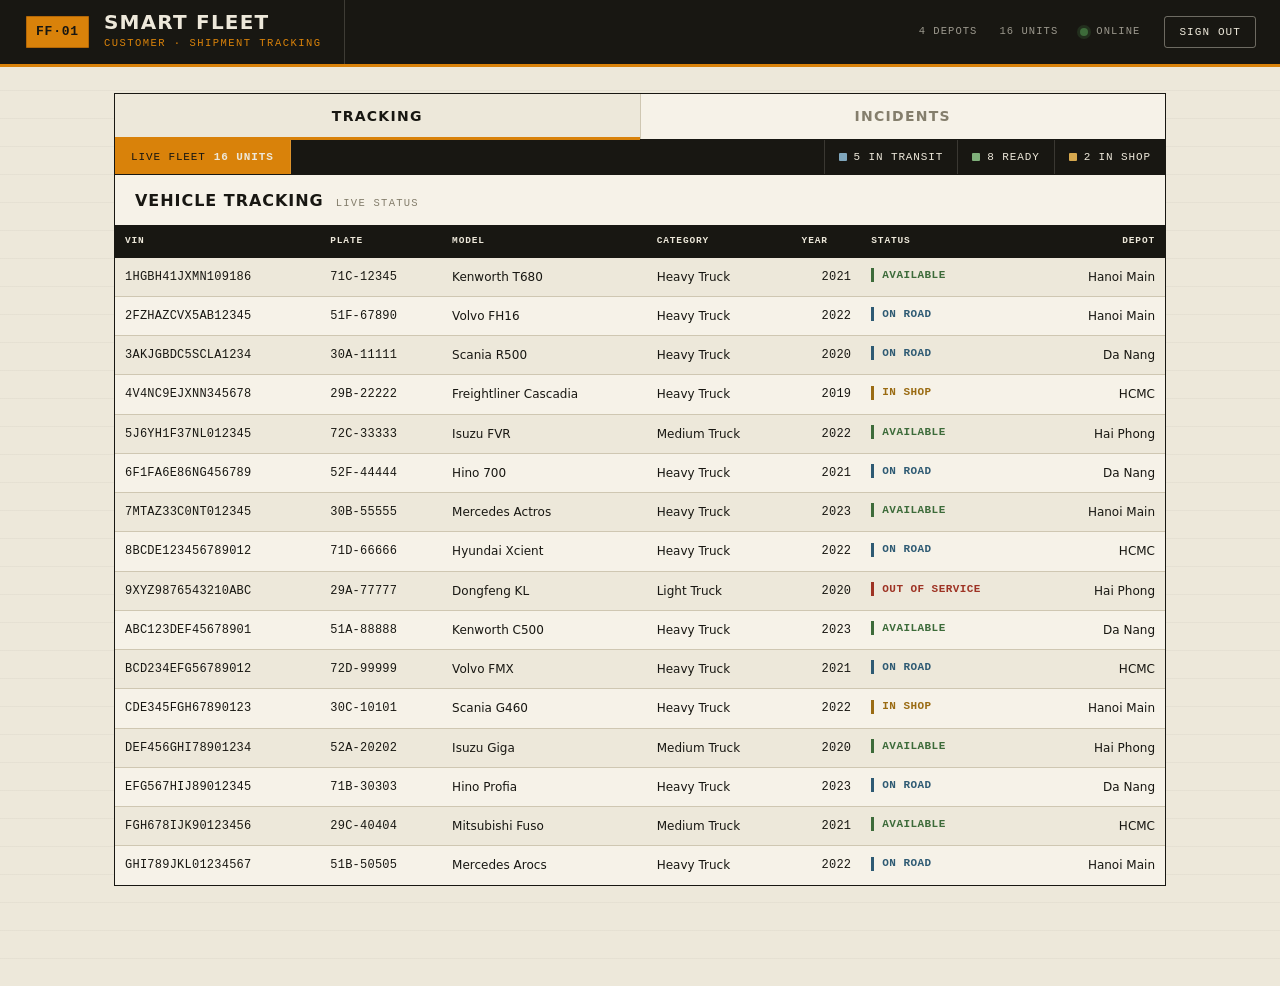
<file: frontend/untitled folder/customer.html>
<!DOCTYPE html>
<html lang="en">
<head>
<meta charset="UTF-8">
<meta name="viewport" content="width=device-width,initial-scale=1.0">
<title>Smart Fleet Customer Portal</title>
<link rel="stylesheet" href="style.css?v=5">
</head>
<body>

<div class="header">
  <div class="mark">
    <span class="plate">FF&middot;01</span>
    <div class="titlewrap">
      <h1>Smart Fleet</h1>
      <span class="sub">Customer &middot; Shipment Tracking</span>
    </div>
  </div>
  <div class="meta">
    <span>4 Depots</span>
    <span>16 Units</span>
    <span class="live">Online</span>
  </div>
  <a href="login.html" class="back">Sign out</a>
</div>

<div class="wrap">

<input type="radio" name="tab" id="tab1" class="tab-input" checked>
<input type="radio" name="tab" id="tab2" class="tab-input">

<div class="tabs">
  <label for="tab1">Tracking</label>
  <label for="tab2">Incidents</label>
</div>

<!-- ==================== VEHICLE TRACKING ==================== -->
<div id="content1" class="tab-content">
  <div class="manifest">
    <span class="seg count"><span class="k">Live fleet</span><span class="v">16 units</span></span>
    <div class="tally">
      <span class="t"><span class="dot road"></span>5 In transit</span>
      <span class="t"><span class="dot go"></span>8 Ready</span>
      <span class="t"><span class="dot hold"></span>2 In shop</span>
    </div>
  </div>

  <div class="ledger">
    <div class="ledger-head"><h2>Vehicle tracking</h2><span class="no">Live status</span></div>
    <div class="table-scroll">
    <table>
      <thead><tr><th>VIN</th><th>Plate</th><th>Model</th><th>Category</th><th>Year</th><th>Status</th><th>Depot</th></tr></thead>
      <tbody>
        <tr><td class="mono">1HGBH41JXMN109186</td><td class="mono">71C-12345</td><td>Kenworth T680</td><td>Heavy Truck</td><td class="num">2021</td><td><span class="mk avail">Available</span></td><td>Hanoi Main</td></tr>
        <tr><td class="mono">2FZHAZCVX5AB12345</td><td class="mono">51F-67890</td><td>Volvo FH16</td><td>Heavy Truck</td><td class="num">2022</td><td><span class="mk road">On Road</span></td><td>Hanoi Main</td></tr>
        <tr><td class="mono">3AKJGBDC5SCLA1234</td><td class="mono">30A-11111</td><td>Scania R500</td><td>Heavy Truck</td><td class="num">2020</td><td><span class="mk road">On Road</span></td><td>Da Nang</td></tr>
        <tr><td class="mono">4V4NC9EJXNN345678</td><td class="mono">29B-22222</td><td>Freightliner Cascadia</td><td>Heavy Truck</td><td class="num">2019</td><td><span class="mk shop">In Shop</span></td><td>HCMC</td></tr>
        <tr><td class="mono">5J6YH1F37NL012345</td><td class="mono">72C-33333</td><td>Isuzu FVR</td><td>Medium Truck</td><td class="num">2022</td><td><span class="mk avail">Available</span></td><td>Hai Phong</td></tr>
        <tr><td class="mono">6F1FA6E86NG456789</td><td class="mono">52F-44444</td><td>Hino 700</td><td>Heavy Truck</td><td class="num">2021</td><td><span class="mk road">On Road</span></td><td>Da Nang</td></tr>
        <tr><td class="mono">7MTAZ33C0NT012345</td><td class="mono">30B-55555</td><td>Mercedes Actros</td><td>Heavy Truck</td><td class="num">2023</td><td><span class="mk avail">Available</span></td><td>Hanoi Main</td></tr>
        <tr><td class="mono">8BCDE123456789012</td><td class="mono">71D-66666</td><td>Hyundai Xcient</td><td>Heavy Truck</td><td class="num">2022</td><td><span class="mk road">On Road</span></td><td>HCMC</td></tr>
        <tr><td class="mono">9XYZ9876543210ABC</td><td class="mono">29A-77777</td><td>Dongfeng KL</td><td>Light Truck</td><td class="num">2020</td><td><span class="mk oos">Out of Service</span></td><td>Hai Phong</td></tr>
        <tr><td class="mono">ABC123DEF45678901</td><td class="mono">51A-88888</td><td>Kenworth C500</td><td>Heavy Truck</td><td class="num">2023</td><td><span class="mk avail">Available</span></td><td>Da Nang</td></tr>
        <tr><td class="mono">BCD234EFG56789012</td><td class="mono">72D-99999</td><td>Volvo FMX</td><td>Heavy Truck</td><td class="num">2021</td><td><span class="mk road">On Road</span></td><td>HCMC</td></tr>
        <tr><td class="mono">CDE345FGH67890123</td><td class="mono">30C-10101</td><td>Scania G460</td><td>Heavy Truck</td><td class="num">2022</td><td><span class="mk shop">In Shop</span></td><td>Hanoi Main</td></tr>
        <tr><td class="mono">DEF456GHI78901234</td><td class="mono">52A-20202</td><td>Isuzu Giga</td><td>Medium Truck</td><td class="num">2020</td><td><span class="mk avail">Available</span></td><td>Hai Phong</td></tr>
        <tr><td class="mono">EFG567HIJ89012345</td><td class="mono">71B-30303</td><td>Hino Profia</td><td>Heavy Truck</td><td class="num">2023</td><td><span class="mk road">On Road</span></td><td>Da Nang</td></tr>
        <tr><td class="mono">FGH678IJK90123456</td><td class="mono">29C-40404</td><td>Mitsubishi Fuso</td><td>Medium Truck</td><td class="num">2021</td><td><span class="mk avail">Available</span></td><td>HCMC</td></tr>
        <tr><td class="mono">GHI789JKL01234567</td><td class="mono">51B-50505</td><td>Mercedes Arocs</td><td>Heavy Truck</td><td class="num">2022</td><td><span class="mk road">On Road</span></td><td>Hanoi Main</td></tr>
      </tbody>
    </table>
    </div>
  </div>
</div>

<!-- ==================== INCIDENTS (read-only) ==================== -->
<div id="content2" class="tab-content">
  <div class="manifest">
    <span class="seg count"><span class="k">Log</span><span class="v">5 incidents</span></span>
    <div class="tally">
      <span class="t"><span class="dot road"></span>2 Open</span>
      <span class="t"><span class="dot hold"></span>2 Investigating</span>
      <span class="t"><span class="dot go"></span>1 Closed</span>
    </div>
  </div>

  <div class="ledger">
    <div class="ledger-head"><h2>Incident log</h2><span class="no">View only</span></div>
    <div class="table-scroll">
    <table>
      <thead><tr><th>ID</th><th>Date</th><th>Type</th><th>Vehicle</th><th>Driver</th><th>Depot</th><th>Severity</th><th>Status</th><th>Cost (VND)</th></tr></thead>
      <tbody>
        <tr><td class="mono">1</td><td class="mono">2026-07-15</td><td>Collision</td><td class="mono">2FZHAZCVX5AB12345</td><td>Nguyen Van An</td><td>Hanoi Main</td><td><span class="mk fair">Major</span></td><td><span class="mk shop">Investigating</span></td><td class="num">15,000,000</td></tr>
        <tr><td class="mono">2</td><td class="mono">2026-07-18</td><td>Breakdown</td><td class="mono">CDE345FGH67890123</td><td>Bui Van Huy</td><td>Hanoi Main</td><td><span class="mk good">Minor</span></td><td><span class="mk avail">Closed</span></td><td class="num">3,500,000</td></tr>
        <tr><td class="mono">3</td><td class="mono">2026-07-20</td><td>Mechanical Failure</td><td class="mono">4V4NC9EJXNN345678</td><td>Le Van Cuong</td><td>HCMC</td><td><span class="mk fair">Major</span></td><td><span class="mk road">Open</span></td><td class="num">28,000,000</td></tr>
        <tr><td class="mono">4</td><td class="mono">2026-07-21</td><td>Theft</td><td class="mono">9XYZ9876543210ABC</td><td>Pham Van Dung</td><td>Hai Phong</td><td><span class="mk oos">Critical</span></td><td><span class="mk shop">Investigating</span></td><td class="num">45,000,000</td></tr>
        <tr><td class="mono">5</td><td class="mono">2026-07-22</td><td>Load Spill</td><td class="mono">8BCDE123456789012</td><td>Tran Van Khoa</td><td>HCMC</td><td><span class="mk good">Minor</span></td><td><span class="mk road">Open</span></td><td class="num">5,000,000</td></tr>
      </tbody>
    </table>
    </div>
  </div>
</div>

</div>
</body>
</html>
</file>
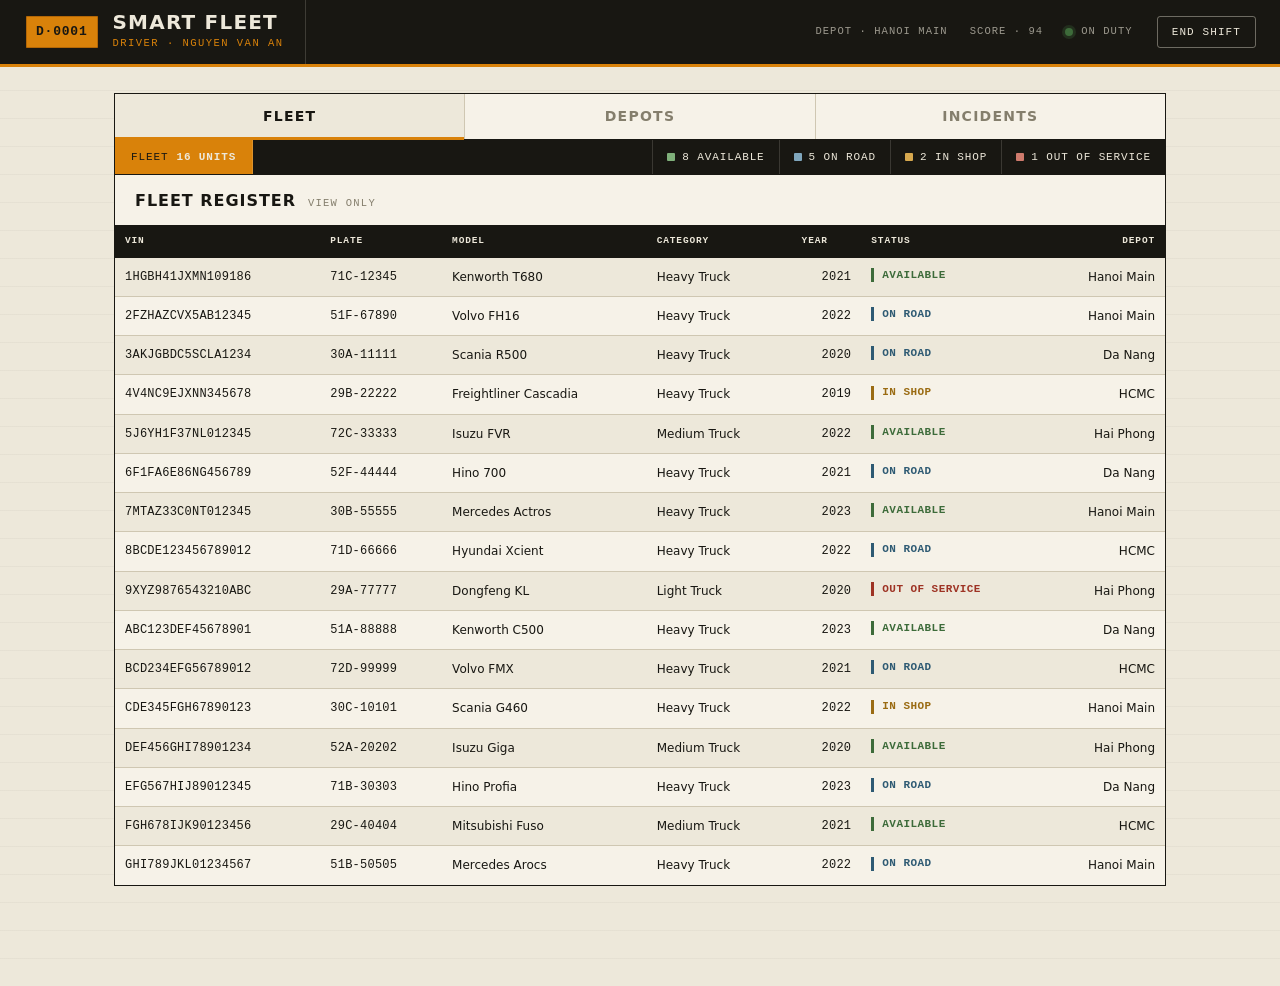
<file: frontend/untitled folder/driver.html>
<!DOCTYPE html>
<html lang="en">
<head>
<meta charset="UTF-8">
<meta name="viewport" content="width=device-width,initial-scale=1.0">
<title>Smart Fleet Driver Terminal</title>
<link rel="stylesheet" href="style.css?v=5">
</head>
<body>

<div class="header">
  <div class="mark">
    <span class="plate">D&middot;0001</span>
    <div class="titlewrap">
      <h1>Smart Fleet</h1>
      <span class="sub">Driver &middot; Nguyen Van An</span>
    </div>
  </div>
  <div class="meta">
    <span>Depot &middot; Hanoi Main</span>
    <span>Score &middot; 94</span>
    <span class="live">On duty</span>
  </div>
  <a href="login.html" class="back">End shift</a>
</div>

<div class="wrap">

<input type="radio" name="tab" id="tab1" class="tab-input" checked>
<input type="radio" name="tab" id="tab2" class="tab-input">
<input type="radio" name="tab" id="tab3" class="tab-input">

<div class="tabs">
  <label for="tab1">Fleet</label>
  <label for="tab2">Depots</label>
  <label for="tab3">Incidents</label>
</div>

<!-- ==================== VEHICLES (read-only) ==================== -->
<div id="content1" class="tab-content">
  <div class="manifest">
    <span class="seg count"><span class="k">Fleet</span><span class="v">16 units</span></span>
    <div class="tally">
      <span class="t"><span class="dot go"></span>8 Available</span>
      <span class="t"><span class="dot road"></span>5 On road</span>
      <span class="t"><span class="dot hold"></span>2 In shop</span>
      <span class="t"><span class="dot stop"></span>1 Out of service</span>
    </div>
  </div>

  <div class="ledger">
    <div class="ledger-head"><h2>Fleet register</h2><span class="no">View only</span></div>
    <div class="table-scroll">
    <table>
      <thead><tr><th>VIN</th><th>Plate</th><th>Model</th><th>Category</th><th>Year</th><th>Status</th><th>Depot</th></tr></thead>
      <tbody>
        <tr><td class="mono">1HGBH41JXMN109186</td><td class="mono">71C-12345</td><td>Kenworth T680</td><td>Heavy Truck</td><td class="num">2021</td><td><span class="mk avail">Available</span></td><td>Hanoi Main</td></tr>
        <tr><td class="mono">2FZHAZCVX5AB12345</td><td class="mono">51F-67890</td><td>Volvo FH16</td><td>Heavy Truck</td><td class="num">2022</td><td><span class="mk road">On Road</span></td><td>Hanoi Main</td></tr>
        <tr><td class="mono">3AKJGBDC5SCLA1234</td><td class="mono">30A-11111</td><td>Scania R500</td><td>Heavy Truck</td><td class="num">2020</td><td><span class="mk road">On Road</span></td><td>Da Nang</td></tr>
        <tr><td class="mono">4V4NC9EJXNN345678</td><td class="mono">29B-22222</td><td>Freightliner Cascadia</td><td>Heavy Truck</td><td class="num">2019</td><td><span class="mk shop">In Shop</span></td><td>HCMC</td></tr>
        <tr><td class="mono">5J6YH1F37NL012345</td><td class="mono">72C-33333</td><td>Isuzu FVR</td><td>Medium Truck</td><td class="num">2022</td><td><span class="mk avail">Available</span></td><td>Hai Phong</td></tr>
        <tr><td class="mono">6F1FA6E86NG456789</td><td class="mono">52F-44444</td><td>Hino 700</td><td>Heavy Truck</td><td class="num">2021</td><td><span class="mk road">On Road</span></td><td>Da Nang</td></tr>
        <tr><td class="mono">7MTAZ33C0NT012345</td><td class="mono">30B-55555</td><td>Mercedes Actros</td><td>Heavy Truck</td><td class="num">2023</td><td><span class="mk avail">Available</span></td><td>Hanoi Main</td></tr>
        <tr><td class="mono">8BCDE123456789012</td><td class="mono">71D-66666</td><td>Hyundai Xcient</td><td>Heavy Truck</td><td class="num">2022</td><td><span class="mk road">On Road</span></td><td>HCMC</td></tr>
        <tr><td class="mono">9XYZ9876543210ABC</td><td class="mono">29A-77777</td><td>Dongfeng KL</td><td>Light Truck</td><td class="num">2020</td><td><span class="mk oos">Out of Service</span></td><td>Hai Phong</td></tr>
        <tr><td class="mono">ABC123DEF45678901</td><td class="mono">51A-88888</td><td>Kenworth C500</td><td>Heavy Truck</td><td class="num">2023</td><td><span class="mk avail">Available</span></td><td>Da Nang</td></tr>
        <tr><td class="mono">BCD234EFG56789012</td><td class="mono">72D-99999</td><td>Volvo FMX</td><td>Heavy Truck</td><td class="num">2021</td><td><span class="mk road">On Road</span></td><td>HCMC</td></tr>
        <tr><td class="mono">CDE345FGH67890123</td><td class="mono">30C-10101</td><td>Scania G460</td><td>Heavy Truck</td><td class="num">2022</td><td><span class="mk shop">In Shop</span></td><td>Hanoi Main</td></tr>
        <tr><td class="mono">DEF456GHI78901234</td><td class="mono">52A-20202</td><td>Isuzu Giga</td><td>Medium Truck</td><td class="num">2020</td><td><span class="mk avail">Available</span></td><td>Hai Phong</td></tr>
        <tr><td class="mono">EFG567HIJ89012345</td><td class="mono">71B-30303</td><td>Hino Profia</td><td>Heavy Truck</td><td class="num">2023</td><td><span class="mk road">On Road</span></td><td>Da Nang</td></tr>
        <tr><td class="mono">FGH678IJK90123456</td><td class="mono">29C-40404</td><td>Mitsubishi Fuso</td><td>Medium Truck</td><td class="num">2021</td><td><span class="mk avail">Available</span></td><td>HCMC</td></tr>
        <tr><td class="mono">GHI789JKL01234567</td><td class="mono">51B-50505</td><td>Mercedes Arocs</td><td>Heavy Truck</td><td class="num">2022</td><td><span class="mk road">On Road</span></td><td>Hanoi Main</td></tr>
      </tbody>
    </table>
    </div>
  </div>
</div>

<!-- ==================== DEPOTS (read-only) ==================== -->
<div id="content2" class="tab-content">
  <div class="manifest">
    <span class="seg count"><span class="k">Network</span><span class="v">4 depots</span></span>
    <span class="seg"><span class="k">Units</span><span class="v">120</span></span>
    <span class="seg"><span class="k">Drivers</span><span class="v">80</span></span>
    <span class="seg"><span class="k">Mechanics</span><span class="v">25</span></span>
  </div>

  <div class="ledger">
    <div class="ledger-head"><h2>Depot network</h2><span class="no">View only</span></div>
    <div class="table-scroll">
    <table>
      <thead><tr><th>ID</th><th>Name</th><th>Location</th><th>Units</th><th>Drivers</th><th>Mechanics</th></tr></thead>
      <tbody>
        <tr><td class="mono">1</td><td>Hanoi Main</td><td>Long Bien, Hanoi</td><td class="num">42</td><td class="num">28</td><td class="num">8</td></tr>
        <tr><td class="mono">2</td><td>HCMC</td><td>Binh Tan, Ho Chi Minh City</td><td class="num">36</td><td class="num">24</td><td class="num">6</td></tr>
        <tr><td class="mono">3</td><td>Da Nang</td><td>Lien Chieu, Da Nang</td><td class="num">24</td><td class="num">16</td><td class="num">5</td></tr>
        <tr><td class="mono">4</td><td>Hai Phong</td><td>Ngo Quyen, Hai Phong</td><td class="num">18</td><td class="num">12</td><td class="num">6</td></tr>
      </tbody>
    </table>
    </div>
  </div>
</div>

<!-- ==================== INCIDENTS ==================== -->
<div id="content3" class="tab-content">
  <div class="manifest">
    <span class="seg count"><span class="k">My log</span><span class="v">3 incidents</span></span>
    <div class="tally">
      <span class="t"><span class="dot road"></span>1 Open</span>
      <span class="t"><span class="dot hold"></span>1 Investigating</span>
      <span class="t"><span class="dot go"></span>1 Closed</span>
    </div>
  </div>

  <div class="docket">
    <div class="docket-head"><h2>Log an incident</h2><span class="no">Reporting as D-0001</span></div>
    <div class="form-row">
      <div class="form-group"><label>Date</label><input type="date"></div>
      <div class="form-group"><label>Type</label><select><option>Collision</option><option>Breakdown</option><option>Fire</option><option>Theft</option><option>Injury</option><option>Load Spill</option><option>Mechanical Failure</option></select></div>
      <div class="form-group"><label>Severity</label><select><option>Minor</option><option>Major</option><option>Critical</option></select></div>
    </div>
    <div class="form-row">
      <div class="form-group"><label>Vehicle</label>
        <select>
          <option>1HGBH41JXMN109186 &middot; Kenworth T680</option>
          <option>2FZHAZCVX5AB12345 &middot; Volvo FH16</option>
          <option>3AKJGBDC5SCLA1234 &middot; Scania R500</option>
          <option>4V4NC9EJXNN345678 &middot; Freightliner Cascadia</option>
          <option>5J6YH1F37NL012345 &middot; Isuzu FVR</option>
          <option>6F1FA6E86NG456789 &middot; Hino 700</option>
          <option>7MTAZ33C0NT012345 &middot; Mercedes Actros</option>
          <option>8BCDE123456789012 &middot; Hyundai Xcient</option>
          <option>9XYZ9876543210ABC &middot; Dongfeng KL</option>
          <option>ABC123DEF45678901 &middot; Kenworth C500</option>
          <option>BCD234EFG56789012 &middot; Volvo FMX</option>
          <option>CDE345FGH67890123 &middot; Scania G460</option>
          <option>DEF456GHI78901234 &middot; Isuzu Giga</option>
          <option>EFG567HIJ89012345 &middot; Hino Profia</option>
          <option>FGH678IJK90123456 &middot; Mitsubishi Fuso</option>
          <option>GHI789JKL01234567 &middot; Mercedes Arocs</option>
        </select>
      </div>
      <div class="form-group"><label>Depot</label><select><option>Hanoi Main</option><option>HCMC</option><option>Da Nang</option><option>Hai Phong</option></select></div>
    </div>
    <div class="form-row">
      <div class="form-group"><label>What happened</label><input type="text" placeholder="Short description" style="width:380px"></div>
    </div>
    <div class="form-row">
      <div class="form-group"><label>Damage cost (VND)</label><input type="number" value="0" min="0" style="width:130px"></div>
      <div class="form-group"><label>Status</label><select><option>Open</option><option>Under Investigation</option><option>Closed</option></select></div>
    </div>
    <div class="form-row"><button class="form-btn primary">File report</button></div>
  </div>

  <div class="ledger">
    <div class="ledger-head"><h2>My incident log</h2><span class="no">3 reports on file</span></div>
    <div class="table-scroll">
    <table>
      <thead><tr><th>ID</th><th>Date</th><th>Type</th><th>Vehicle</th><th>Severity</th><th>Status</th><th>Cost (VND)</th></tr></thead>
      <tbody>
        <tr><td class="mono">1</td><td class="mono">2026-07-15</td><td>Collision</td><td class="mono">2FZHAZCVX5AB12345</td><td><span class="mk fair">Major</span></td><td><span class="mk shop">Investigating</span></td><td class="num">15,000,000</td></tr>
        <tr><td class="mono">2</td><td class="mono">2026-07-18</td><td>Breakdown</td><td class="mono">CDE345FGH67890123</td><td><span class="mk good">Minor</span></td><td><span class="mk avail">Closed</span></td><td class="num">3,500,000</td></tr>
        <tr><td class="mono">3</td><td class="mono">2026-07-20</td><td>Mechanical Failure</td><td class="mono">4V4NC9EJXNN345678</td><td><span class="mk fair">Major</span></td><td><span class="mk road">Open</span></td><td class="num">28,000,000</td></tr>
      </tbody>
    </table>
    </div>
  </div>
</div>

</div>
</body>
</html>
</file>
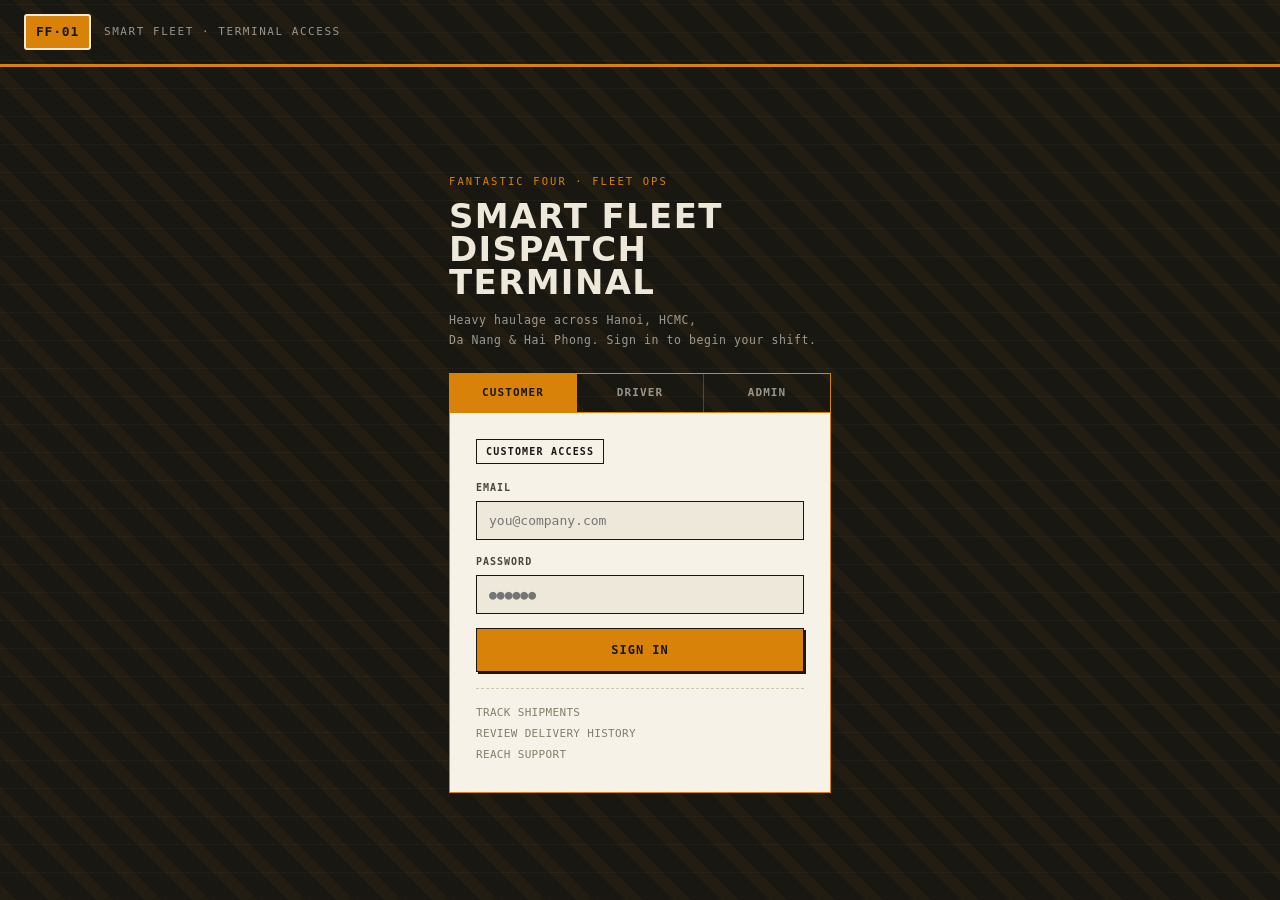
<file: frontend/untitled folder/login.html>
<!DOCTYPE html>
<html lang="en">
<head>
<meta charset="UTF-8">
<meta name="viewport" content="width=device-width,initial-scale=1.0">
<title>Smart Fleet Sign In</title>
<link rel="stylesheet" href="style.css?v=5">
</head>
<body class="login-body">

<div class="login-topbar">
  <span class="plate">FF&middot;01</span>
  <span class="id">Smart Fleet &middot; Terminal Access</span>
</div>

<div class="login-wrap">

<div class="login-brand">
  <div class="eyebrow">Fantastic Four &middot; Fleet Ops</div>
  <h1>Smart Fleet<br>Dispatch Terminal</h1>
  <p>Heavy haulage across Hanoi, HCMC,<br>Da Nang &amp; Hai Phong. Sign in to begin your shift.</p>
</div>

<input type="radio" name="role" id="role1" class="tab-input" checked>
<input type="radio" name="role" id="role2" class="tab-input">
<input type="radio" name="role" id="role3" class="tab-input">

<div class="role-tabs">
  <label for="role1">Customer</label>
  <label for="role2">Driver</label>
  <label for="role3">Admin</label>
</div>

<div id="login1" class="login-box">
  <span class="stamp">Customer access</span>
  <div class="form-group"><label>Email</label><input type="text" placeholder="you@company.com"></div>
  <div class="form-group"><label>Password</label><input type="password" placeholder="&#9679;&#9679;&#9679;&#9679;&#9679;&#9679;"></div>
  <a href="customer.html" class="form-btn primary">Sign in</a>
  <div class="hint">
    Track shipments<br>
    Review delivery history<br>
    Reach support
  </div>
</div>

<div id="login2" class="login-box">
  <span class="stamp">Driver access</span>
  <div class="form-group"><label>Driver ID</label><input type="text" placeholder="D-0001"></div>
  <div class="form-group"><label>Password</label><input type="password" placeholder="&#9679;&#9679;&#9679;&#9679;&#9679;&#9679;"></div>
  <a href="driver.html" class="form-btn primary">Sign in</a>
  <div class="hint">
    See your assigned unit<br>
    Report incidents<br>
    Check your run schedule
  </div>
</div>

<div id="login3" class="login-box">
  <span class="stamp">Admin access</span>
  <div class="form-group"><label>Username</label><input type="text" placeholder="admin"></div>
  <div class="form-group"><label>Password</label><input type="password" placeholder="&#9679;&#9679;&#9679;&#9679;&#9679;&#9679;"></div>
  <a href="admin.html" class="form-btn primary">Sign in</a>
  <div class="hint">
    Run fleet operations<br>
    Read analytics &amp; reports<br>
    Manage users &amp; access
  </div>
</div>

</div>
</body>
</html>
</file>
<file: frontend/style.css>
*{box-sizing:border-box;margin:0;padding:0}
body{font-family:Arial,Helvetica,sans-serif;font-size:13px;background:#f0f0f0;color:#333}
.header{background:#444;color:#fff;padding:16px 24px;display:flex;align-items:center;gap:12px}
.header h1{font-size:22px}
.wrap{max-width:960px;margin:0 auto;padding:20px 24px}

/* Tabs using radio + :checked */
.tab-input{display:none}
.tabs{display:flex;gap:0;margin-bottom:0;border-bottom:2px solid #444}
.tabs label{
  padding:7px 16px;border:1px solid #999;border-bottom:none;background:#ddd;
  font-size:12px;font-weight:bold;cursor:pointer;font-family:Arial,sans-serif;
  margin-bottom:-2px;display:block;
}
.tabs label:hover{background:#eee}
.tab-content{display:none;padding:0;margin-top:0}

#tab1:checked~.tabs label[for="tab1"],
#tab2:checked~.tabs label[for="tab2"],
#tab3:checked~.tabs label[for="tab3"],
#tab4:checked~.tabs label[for="tab4"],
#tab5:checked~.tabs label[for="tab5"]{background:#f5f5f5;border-bottom:2px solid #f5f5f5}

#tab1:checked~#content1,
#tab2:checked~#content2,
#tab3:checked~#content3,
#tab4:checked~#content4,
#tab5:checked~#content5{display:block}

/* Form */
.form-section{background:#f5f5f5;border:1px solid #ddd;padding:16px 20px;margin-bottom:24px}
.form-section h2{font-size:16px;margin-bottom:10px;color:#333}
.form-row{display:flex;flex-wrap:wrap;gap:8px 16px;margin-bottom:10px}
.form-group{display:flex;align-items:center;gap:6px}
.form-group label{font-weight:bold;font-size:13px;min-width:50px}
.form-group input,.form-group select{
  padding:4px 6px;border:1px solid #999;font-size:13px;font-family:Arial,sans-serif;background:#fff;
}
.form-group input:focus,.form-group select:focus{outline:1px solid #4477aa}
.form-btn{
  background:#ddd;border:1px solid #999;padding:5px 16px;font-size:13px;cursor:pointer;
  font-family:Arial,sans-serif;margin-top:4px;
}
.form-btn:hover{background:#ccc}
.form-btn.primary{background:#4477aa;color:#fff;border-color:#336699}
.form-btn.primary:hover{background:#336699}

/* Table */
.table-section h2{font-size:16px;margin-bottom:8px;color:#333}
table{width:100%;border-collapse:collapse;background:#fff;border:1px solid #ccc;margin-bottom:20px}
th{background:#e8e8e8;text-align:left;padding:6px 10px;border:1px solid #ccc;font-size:12px;font-weight:bold}
td{padding:5px 10px;border:1px solid #ddd;font-size:12px}
tbody tr:nth-child(even){background:#f7f7f7}
tbody tr:hover{background:#ffffcc}
.action-btn{
  padding:2px 8px;border:1px solid #999;background:#eee;font-size:11px;cursor:pointer;
  font-family:Arial,sans-serif;margin-right:2px;
}
.action-btn:hover{background:#ddd}
.action-btn.del{color:#c33}
.action-btn.del:hover{background:#fdd}
.badge{display:inline-block;padding:1px 6px;border-radius:2px;font-size:11px;font-weight:bold}
.badge.avail{background:#d4edda;color:#155724}
.badge.road{background:#cce5ff;color:#004085}
.badge.shop{background:#fff3cd;color:#856404}
.badge.oos{background:#f8d7da;color:#721c24}
.badge.good{background:#d4edda;color:#155724}
.badge.fair{background:#fff3cd;color:#856404}
.badge.poor{background:#f8d7da;color:#721c24}

/* Login page */
.login-body{min-height:100vh;display:flex;flex-direction:column}
.header .back{color:#ccc;text-decoration:none;font-size:12px;padding:4px 10px;border:1px solid #666;border-radius:3px}
.header .back:hover{color:#fff;border-color:#999}
.login-wrap{max-width:400px;margin:auto;padding:20px 24px;width:100%}
.role-tabs{display:flex;gap:0;border-bottom:2px solid #4477aa;margin-bottom:20px}
.role-tabs label{
  flex:1;text-align:center;padding:10px 8px;border:1px solid #999;border-bottom:none;background:#ddd;
  font-size:12px;font-weight:bold;cursor:pointer;font-family:Arial,sans-serif;margin-bottom:-2px;display:block;
}
.role-tabs label:hover{background:#eee}
.login-box{display:none;background:#fff;border:1px solid #ccc;padding:24px;border-radius:4px;box-shadow:0 1px 4px rgba(0,0,0,.08)}
#role1:checked~.role-tabs label[for="role1"],
#role2:checked~.role-tabs label[for="role2"],
#role3:checked~.role-tabs label[for="role3"]{background:#fff;border-bottom:2px solid #fff;color:#4477aa}
#role1:checked~#login1,
#role2:checked~#login2,
#role3:checked~#login3{display:block}
.login-box h2{font-size:16px;margin-bottom:16px;color:#4477aa;text-align:center}
.login-box .icon{font-size:36px;display:block;text-align:center;margin-bottom:8px;color:#666}
.login-box .form-group{margin-bottom:12px;display:block}
.login-box .form-group label{display:block;font-weight:bold;font-size:12px;margin-bottom:4px;color:#555;min-width:0;white-space:nowrap}
.login-box .form-group input{width:100%;padding:8px 10px}
.login-box .form-btn{width:100%;padding:8px;margin-top:8px;border-radius:3px}
.login-box .hint{margin-top:14px;font-size:11px;color:#888;text-align:center;line-height:1.6}
.role-badge{display:inline-block;padding:2px 8px;border-radius:2px;font-size:11px;font-weight:bold}
.role-badge.admin{background:#cce5ff;color:#004085}
.role-badge.driver{background:#d4edda;color:#155724}
.role-badge.customer{background:#fff3cd;color:#856404}
</file>
<file: frontend/untitled folder/style.css>
:root{
  /* Dispatch Terminal palette */
  --paper:#EDE8DA;        /* warm manifest paper */
  --paper-2:#E4DECE;      /* ruled band */
  --card:#F6F2E8;         /* docket surface */
  --ink:#181712;          /* near-black stamp ink */
  --ink-2:#4A463B;        /* secondary ink */
  --ink-3:#847E6C;        /* faint ink / captions */
  --rule:#CFC7B2;         /* hairline rule */
  --rule-strong:#181712;  /* heavy ledger rule */
  --amber:#D9820A;        /* hazard amber accent */
  --amber-deep:#B36707;
  --amber-wash:#F0D9A6;
  /* signal colors, muted like painted markers */
  --go:#3D6B3A;           /* available / active */
  --go-wash:#D9E2CE;
  --road:#2E5A73;         /* on road / in transit */
  --road-wash:#CFDCE2;
  --hold:#9A6B12;         /* in shop / on leave */
  --hold-wash:#EBDDBA;
  --stop:#9E3324;         /* out of service / suspended / critical */
  --stop-wash:#E7CBC2;

  --mono:'SFMono-Regular','SF Mono',ui-monospace,'Cascadia Mono','Consolas','Roboto Mono',monospace;
  --sans:'Helvetica Neue','Arial Narrow',system-ui,-apple-system,sans-serif;
  --cond:'Arial Narrow','Helvetica Neue Condensed',ui-sans-serif,system-ui,sans-serif;
}
*{box-sizing:border-box;margin:0;padding:0}
html{-webkit-text-size-adjust:100%}
body{
  font-family:var(--sans);font-size:14px;color:var(--ink);line-height:1.5;
  background:var(--paper);
  background-image:repeating-linear-gradient(0deg,transparent,transparent 27px,rgba(24,23,18,.035) 27px,rgba(24,23,18,.035) 28px);
  -webkit-font-smoothing:antialiased;
}

/* ============ HEADER ============ */
.header{
  background:var(--ink);color:var(--paper);
  border-bottom:3px solid var(--amber);
  padding:0 24px;min-height:60px;display:flex;align-items:stretch;gap:0;
  position:sticky;top:0;z-index:30;
}
.header .mark{
  display:flex;align-items:center;gap:13px;padding:12px 22px 12px 0;
  border-right:1px solid rgba(237,232,218,.18);
}
.header .plate{
  font-family:var(--mono);font-weight:700;font-size:13px;letter-spacing:.06em;
  background:var(--amber);color:var(--ink);padding:6px 10px;border-radius:3px;
  border:2px solid var(--ink);box-shadow:inset 0 0 0 1px var(--amber-deep);
  white-space:nowrap;
}
.header .titlewrap{display:flex;flex-direction:column;justify-content:center}
.header h1{font-family:var(--cond);font-size:20px;font-weight:700;letter-spacing:.06em;text-transform:uppercase;line-height:1.05}
.header .sub{font-family:var(--mono);font-size:10.5px;letter-spacing:.14em;text-transform:uppercase;color:var(--amber);margin-top:3px}
.header .meta{
  margin-left:auto;display:flex;align-items:center;gap:22px;
  font-family:var(--mono);font-size:10.5px;letter-spacing:.1em;text-transform:uppercase;color:rgba(237,232,218,.62);
}
.header .meta .live{display:inline-flex;align-items:center}
.header .meta .live::before{content:"";display:inline-block;width:8px;height:8px;border-radius:50%;background:var(--go);margin-right:8px;box-shadow:0 0 0 3px rgba(61,107,58,.28)}
.header .back{
  color:var(--paper);text-decoration:none;font-family:var(--mono);font-size:11px;letter-spacing:.1em;text-transform:uppercase;
  padding:7px 14px;margin-left:24px;border:1px solid rgba(237,232,218,.4);border-radius:3px;transition:.15s;align-self:center;white-space:nowrap;
}
.header .back:hover{background:var(--amber);color:var(--ink);border-color:var(--amber)}

.wrap{max-width:1100px;margin:0 auto;padding:26px 24px 76px}

/* ============ TAB INDEX ============ */
.tab-input{position:absolute;opacity:0;pointer-events:none}
.tabs{
  display:flex;gap:0;margin-bottom:0;border:1px solid var(--rule-strong);
  background:var(--card);
  position:sticky;top:60px;z-index:20;
}
.tabs label{
  flex:1;text-align:center;padding:12px 10px;cursor:pointer;transition:.12s;
  font-family:var(--cond);font-size:14px;font-weight:700;letter-spacing:.09em;text-transform:uppercase;
  color:var(--ink-3);border-right:1px solid var(--rule);position:relative;
}
.tabs label:last-of-type{border-right:none}
.tabs label:hover{color:var(--ink);background:var(--paper-2)}
.tab-content{display:none}
.tab-content.on{display:block;animation:cut .18s ease}
@keyframes cut{from{opacity:0}to{opacity:1}}

#tab1:checked~.tabs label[for="tab1"],
#tab2:checked~.tabs label[for="tab2"],
#tab3:checked~.tabs label[for="tab3"],
#tab4:checked~.tabs label[for="tab4"],
#tab5:checked~.tabs label[for="tab5"]{color:var(--ink);background:var(--paper)}
#tab1:checked~.tabs label[for="tab1"]::after,
#tab2:checked~.tabs label[for="tab2"]::after,
#tab3:checked~.tabs label[for="tab3"]::after,
#tab4:checked~.tabs label[for="tab4"]::after,
#tab5:checked~.tabs label[for="tab5"]::after{
  content:"";position:absolute;left:0;right:0;bottom:-1px;height:3px;background:var(--amber);
}
#tab1:checked~#content1,
#tab2:checked~#content2,
#tab3:checked~#content3,
#tab4:checked~#content4,
#tab5:checked~#content5{display:block;animation:cut .18s ease}

/* ============ MANIFEST STRIP ============ */
.manifest{
  border:1px solid var(--rule-strong);border-top:none;background:var(--ink);color:var(--paper);
  display:flex;align-items:center;flex-wrap:wrap;gap:0;
  font-family:var(--mono);font-size:11px;letter-spacing:.08em;text-transform:uppercase;
}
.manifest .seg{padding:9px 16px;border-right:1px solid rgba(237,232,218,.16);display:flex;align-items:center;gap:8px}
.manifest .seg .k{color:rgba(237,232,218,.55)}
.manifest .seg .v{color:var(--paper);font-weight:700}
.manifest .seg.count{background:var(--amber);color:var(--ink)}
.manifest .seg.count .k{color:var(--ink)}
.manifest .tally{margin-left:auto;display:flex;gap:0}
.manifest .tally .t{padding:9px 14px;border-left:1px solid rgba(237,232,218,.16);display:flex;align-items:center;gap:7px}
.manifest .tally .dot{width:8px;height:8px;border-radius:1px;display:inline-block}
.dot.go{background:#7FB07A}.dot.road{background:#7FA6BC}.dot.hold{background:#D6A84E}.dot.stop{background:#CE7A6C}

/* ============ DOCKET / FORM ============ */
.docket{
  border:1px solid var(--rule-strong);border-top:none;background:var(--card);
  padding:20px 22px 22px;
}
.docket-head{
  display:flex;align-items:baseline;gap:12px;margin-bottom:16px;
  padding-bottom:11px;border-bottom:1px dashed var(--rule);
}
.docket-head h2{font-family:var(--cond);font-size:16px;font-weight:700;letter-spacing:.06em;text-transform:uppercase}
.docket-head .no{font-family:var(--mono);font-size:10.5px;letter-spacing:.12em;color:var(--ink-3);text-transform:uppercase}
.form-row{display:flex;flex-wrap:wrap;gap:16px 20px;margin-bottom:15px}
.form-group{display:flex;flex-direction:column;gap:6px}
.form-group label{font-family:var(--mono);font-weight:600;font-size:10px;letter-spacing:.1em;text-transform:uppercase;color:var(--ink-2)}
.form-group input,.form-group select{
  padding:9px 11px;border:1px solid var(--rule-strong);border-radius:0;
  font-family:var(--mono);font-size:13px;background:var(--paper);color:var(--ink);transition:.12s;
}
.form-group input:focus,.form-group select:focus{outline:none;border-color:var(--amber);box-shadow:inset 0 -3px 0 var(--amber)}
.form-btn{
  background:var(--paper);border:1px solid var(--rule-strong);padding:10px 20px;border-radius:0;
  font-family:var(--mono);font-size:12px;font-weight:600;letter-spacing:.08em;text-transform:uppercase;cursor:pointer;color:var(--ink);transition:.12s;
}
.form-btn:hover{background:var(--paper-2)}
.form-btn.primary{background:var(--amber);color:var(--ink);border-color:var(--ink);box-shadow:2px 2px 0 var(--ink)}
.form-btn.primary:hover{background:var(--amber-deep);transform:translate(1px,1px);box-shadow:1px 1px 0 var(--ink)}
.form-btn.primary:active{transform:translate(2px,2px);box-shadow:none}

/* ============ LEDGER TABLE ============ */
.ledger{border:1px solid var(--rule-strong);border-top:none;background:var(--card);margin-bottom:24px}
.ledger-head{
  display:flex;align-items:baseline;gap:12px;padding:14px 20px 12px;
}
.ledger-head h2{font-family:var(--cond);font-size:16px;font-weight:700;letter-spacing:.06em;text-transform:uppercase}
.ledger-head .no{font-family:var(--mono);font-size:10.5px;letter-spacing:.12em;color:var(--ink-3);text-transform:uppercase}
.table-scroll{overflow-x:auto;-webkit-overflow-scrolling:touch;max-width:100%;scrollbar-width:thin}
.table-scroll::-webkit-scrollbar{height:6px}
.table-scroll::-webkit-scrollbar-thumb{background:var(--rule);border-radius:0}
.table-scroll::-webkit-scrollbar-track{background:transparent}
table{width:100%;border-collapse:collapse;background:var(--card);font-size:12px}
thead th{
  background:var(--ink);color:var(--paper);text-align:left;padding:9px 10px;
  font-family:var(--mono);font-size:9.5px;font-weight:600;letter-spacing:.09em;text-transform:uppercase;white-space:nowrap;
}
tbody td{padding:9px 10px;border-bottom:1px solid var(--rule);vertical-align:middle}
/* let the free-text columns wrap; keep code/number columns on one line */
tbody td.mono,tbody td.num,thead th{white-space:nowrap}
tbody tr:last-child td{border-bottom:none}
tbody tr:nth-child(odd){background:var(--paper)}
tbody tr:hover{background:var(--amber-wash)}
/* IDs, plates, VINs, numbers set in mono */
td.mono,td .id{font-family:var(--mono);font-size:12px;letter-spacing:.02em}
td.num{font-family:var(--mono);text-align:right;letter-spacing:.02em}
/* Action column stays compact and pinned to the right edge */
thead th:last-child,tbody td:last-child{position:sticky;right:0;background:var(--card);text-align:right;box-shadow:-8px 0 8px -6px rgba(24,23,18,.14)}
thead th:last-child{background:var(--ink)}
tbody tr:nth-child(odd) td:last-child{background:var(--paper)}
tbody tr:hover td:last-child{background:var(--amber-wash)}

.action-btn{
  padding:4px 8px;border:1px solid var(--rule);background:var(--card);border-radius:0;
  font-family:var(--mono);font-size:10px;font-weight:600;letter-spacing:.04em;text-transform:uppercase;cursor:pointer;margin-right:4px;color:var(--ink-2);transition:.12s;
}
.action-btn:hover{border-color:var(--ink);background:var(--paper-2);color:var(--ink)}
.action-btn.del{margin-right:0}
.action-btn.del:hover{border-color:var(--stop);background:var(--stop-wash);color:var(--stop)}

/* status marker: colored left bar + label, like a docket stamp */
.mk{display:inline-flex;align-items:center;gap:8px;font-family:var(--mono);font-size:11px;font-weight:600;letter-spacing:.04em;text-transform:uppercase}
.mk::before{content:"";width:3px;height:14px;background:var(--ink-3);display:inline-block}
.mk.avail::before,.mk.good::before{background:var(--go)}
.mk.road::before{background:var(--road)}
.mk.shop::before,.mk.fair::before{background:var(--hold)}
.mk.oos::before,.mk.poor::before{background:var(--stop)}
.mk.avail,.mk.good{color:var(--go)}
.mk.road{color:var(--road)}
.mk.shop,.mk.fair{color:var(--hold)}
.mk.oos,.mk.poor{color:var(--stop)}
/* score cells: mono number + marker */
.score{font-family:var(--mono);font-weight:700}

/* ============ LOGIN ============ */
.login-body{
  min-height:100vh;display:flex;flex-direction:column;
  background:var(--ink);
  background-image:
    repeating-linear-gradient(45deg,rgba(217,130,10,.05) 0 12px,transparent 12px 34px),
    repeating-linear-gradient(0deg,transparent,transparent 27px,rgba(237,232,218,.03) 27px 28px);
  color:var(--paper);
}
.login-topbar{
  border-bottom:3px solid var(--amber);padding:14px 24px;display:flex;align-items:center;gap:13px;
}
.login-topbar .plate{
  font-family:var(--mono);font-weight:700;font-size:13px;letter-spacing:.06em;
  background:var(--amber);color:var(--ink);padding:6px 10px;border-radius:3px;border:2px solid var(--paper);
}
.login-topbar .id{font-family:var(--mono);font-size:11px;letter-spacing:.14em;text-transform:uppercase;color:rgba(237,232,218,.6)}
.login-wrap{max-width:430px;margin:auto;padding:32px 24px;width:100%}
.login-brand{margin-bottom:22px}
.login-brand .eyebrow{font-family:var(--mono);font-size:10.5px;letter-spacing:.2em;text-transform:uppercase;color:var(--amber);margin-bottom:10px}
.login-brand h1{font-family:var(--cond);font-size:34px;font-weight:700;letter-spacing:.04em;text-transform:uppercase;line-height:.98}
.login-brand p{font-family:var(--mono);font-size:11.5px;letter-spacing:.05em;color:rgba(237,232,218,.62);margin-top:12px;line-height:1.7}

.role-tabs{display:flex;border:1px solid var(--amber);margin-bottom:0}
.role-tabs label{
  flex:1;text-align:center;padding:11px 8px;cursor:pointer;transition:.12s;
  font-family:var(--mono);font-size:11px;font-weight:600;letter-spacing:.1em;text-transform:uppercase;
  color:rgba(237,232,218,.6);border-right:1px solid rgba(217,130,10,.4);
}
.role-tabs label:last-of-type{border-right:none}
.role-tabs label:hover{color:var(--paper);background:rgba(217,130,10,.14)}
.login-box{display:none;background:var(--card);color:var(--ink);border:1px solid var(--amber);border-top:none;padding:26px}
#role1:checked~.role-tabs label[for="role1"],
#role2:checked~.role-tabs label[for="role2"],
#role3:checked~.role-tabs label[for="role3"]{background:var(--amber);color:var(--ink)}
#role1:checked~#login1,
#role2:checked~#login2,
#role3:checked~#login3{display:block;animation:cut .18s ease}
.login-box .stamp{
  display:inline-block;font-family:var(--mono);font-size:10px;font-weight:700;letter-spacing:.12em;text-transform:uppercase;
  border:1.5px solid var(--ink);padding:4px 9px;margin-bottom:16px;
}
.login-box .form-group{margin-bottom:14px;display:flex;flex-direction:column;gap:6px}
.login-box .form-group label{font-family:var(--mono);font-weight:600;font-size:10px;letter-spacing:.1em;text-transform:uppercase;color:var(--ink-2)}
.login-box .form-group input{width:100%;padding:11px 12px;border:1px solid var(--rule-strong);border-radius:0;background:var(--paper);font-family:var(--mono);font-size:13px;color:var(--ink);transition:.12s}
.login-box .form-group input:focus{outline:none;border-color:var(--amber);box-shadow:inset 0 -3px 0 var(--amber)}
.login-box .form-btn{width:100%;padding:12px;margin-top:4px;display:block;text-align:center;text-decoration:none}
.login-box .hint{margin-top:16px;padding-top:14px;border-top:1px dashed var(--rule);font-family:var(--mono);font-size:11px;letter-spacing:.03em;color:var(--ink-3);line-height:1.9;text-transform:uppercase}

/* ============ RESPONSIVE ============ */
@media (max-width:680px){
  .header{flex-wrap:wrap;padding:0 14px}
  .header .meta{display:none}
  .tabs label{font-size:12px;padding:10px 6px;letter-spacing:.05em}
  .manifest{font-size:10px}
  .manifest .tally{width:100%;margin-left:0;border-top:1px solid rgba(237,232,218,.16)}
  .wrap{padding:18px 12px 76px}
}

/* ============ ACCESSIBILITY / MOTION ============ */
:focus-visible{outline:2px solid var(--amber);outline-offset:2px}
@media (prefers-reduced-motion:reduce){
  *{animation:none!important;transition:none!important}
}

/* ============ PRINT ============ */
@media print{
  body{background:#fff;background-image:none}
  .header .back,.tabs,.role-tabs,.login-topbar{display:none}
  .tab-content{display:block!important;page-break-after:always}
  .manifest{background:#fff;color:#000;border-color:#000}
  .manifest .seg.count{background:#fff}
  thead th{background:#fff;color:#000;border:1px solid #000}
}
</file>
